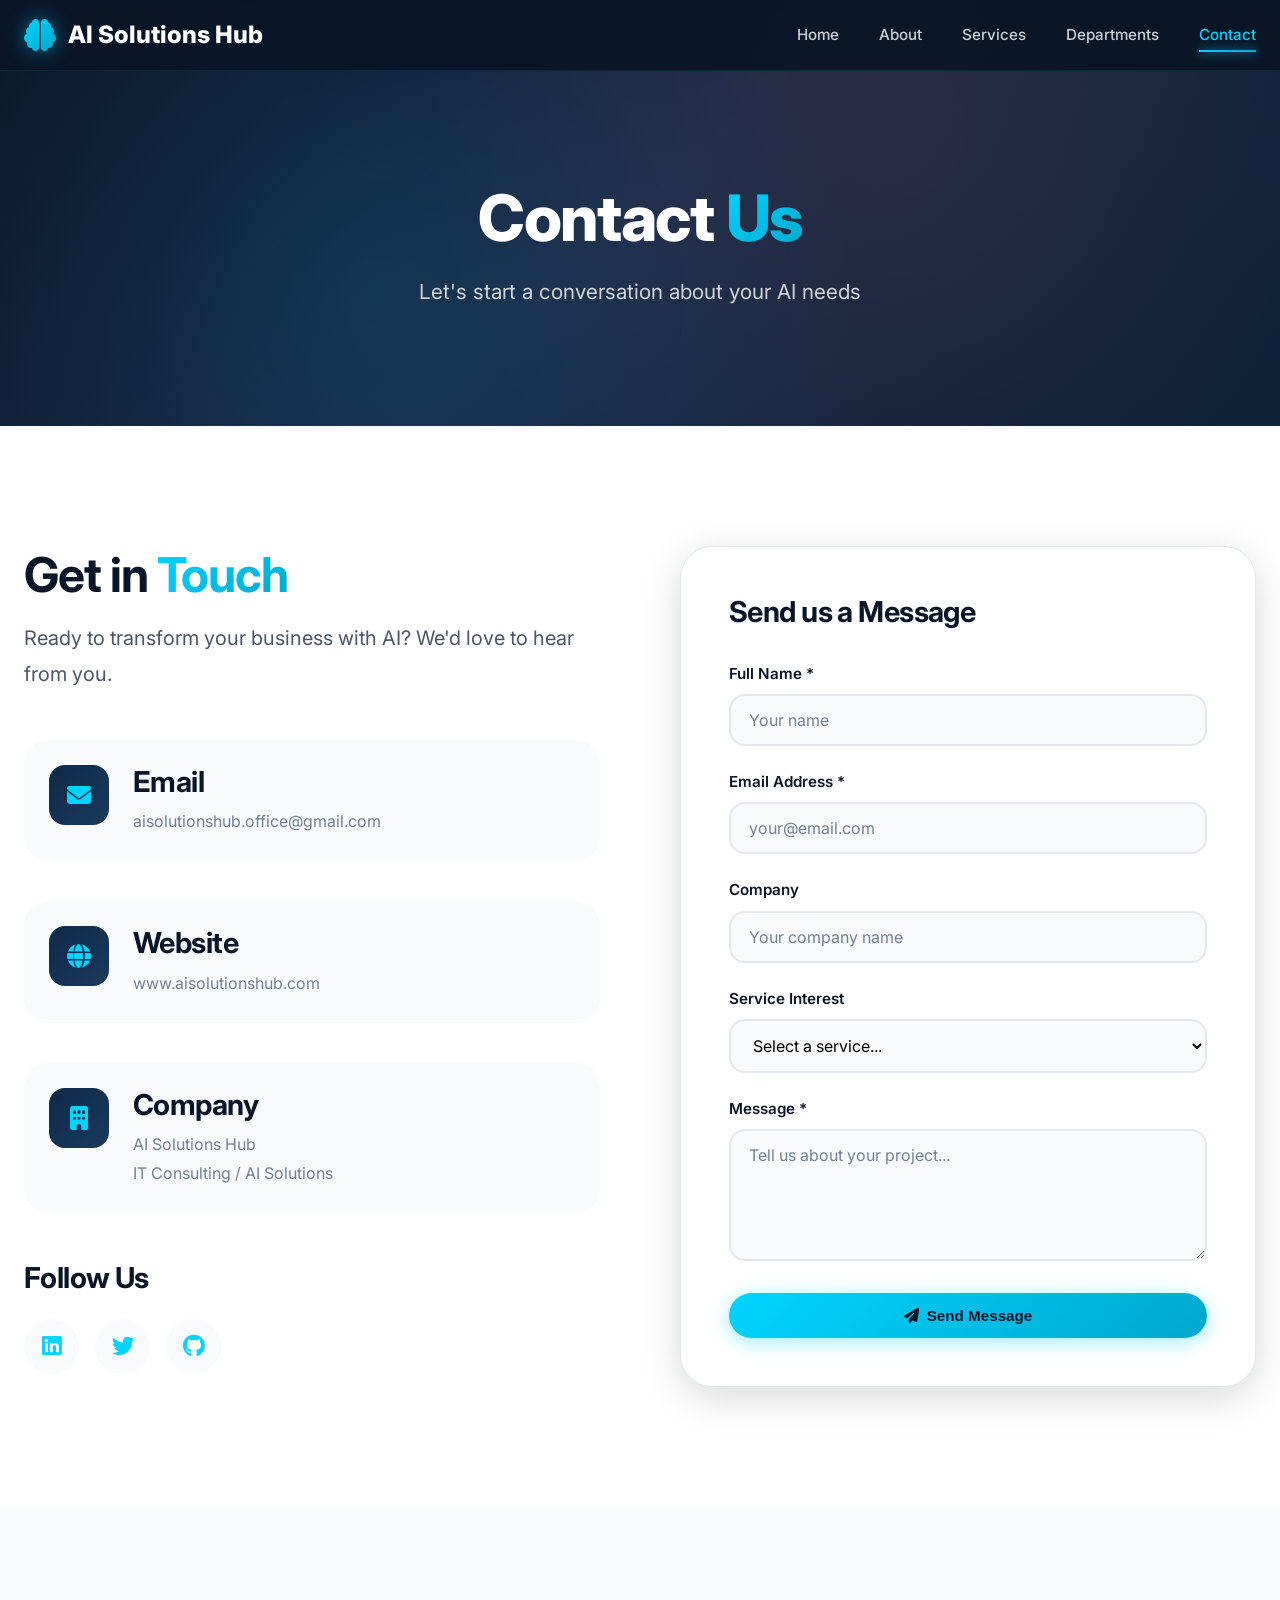
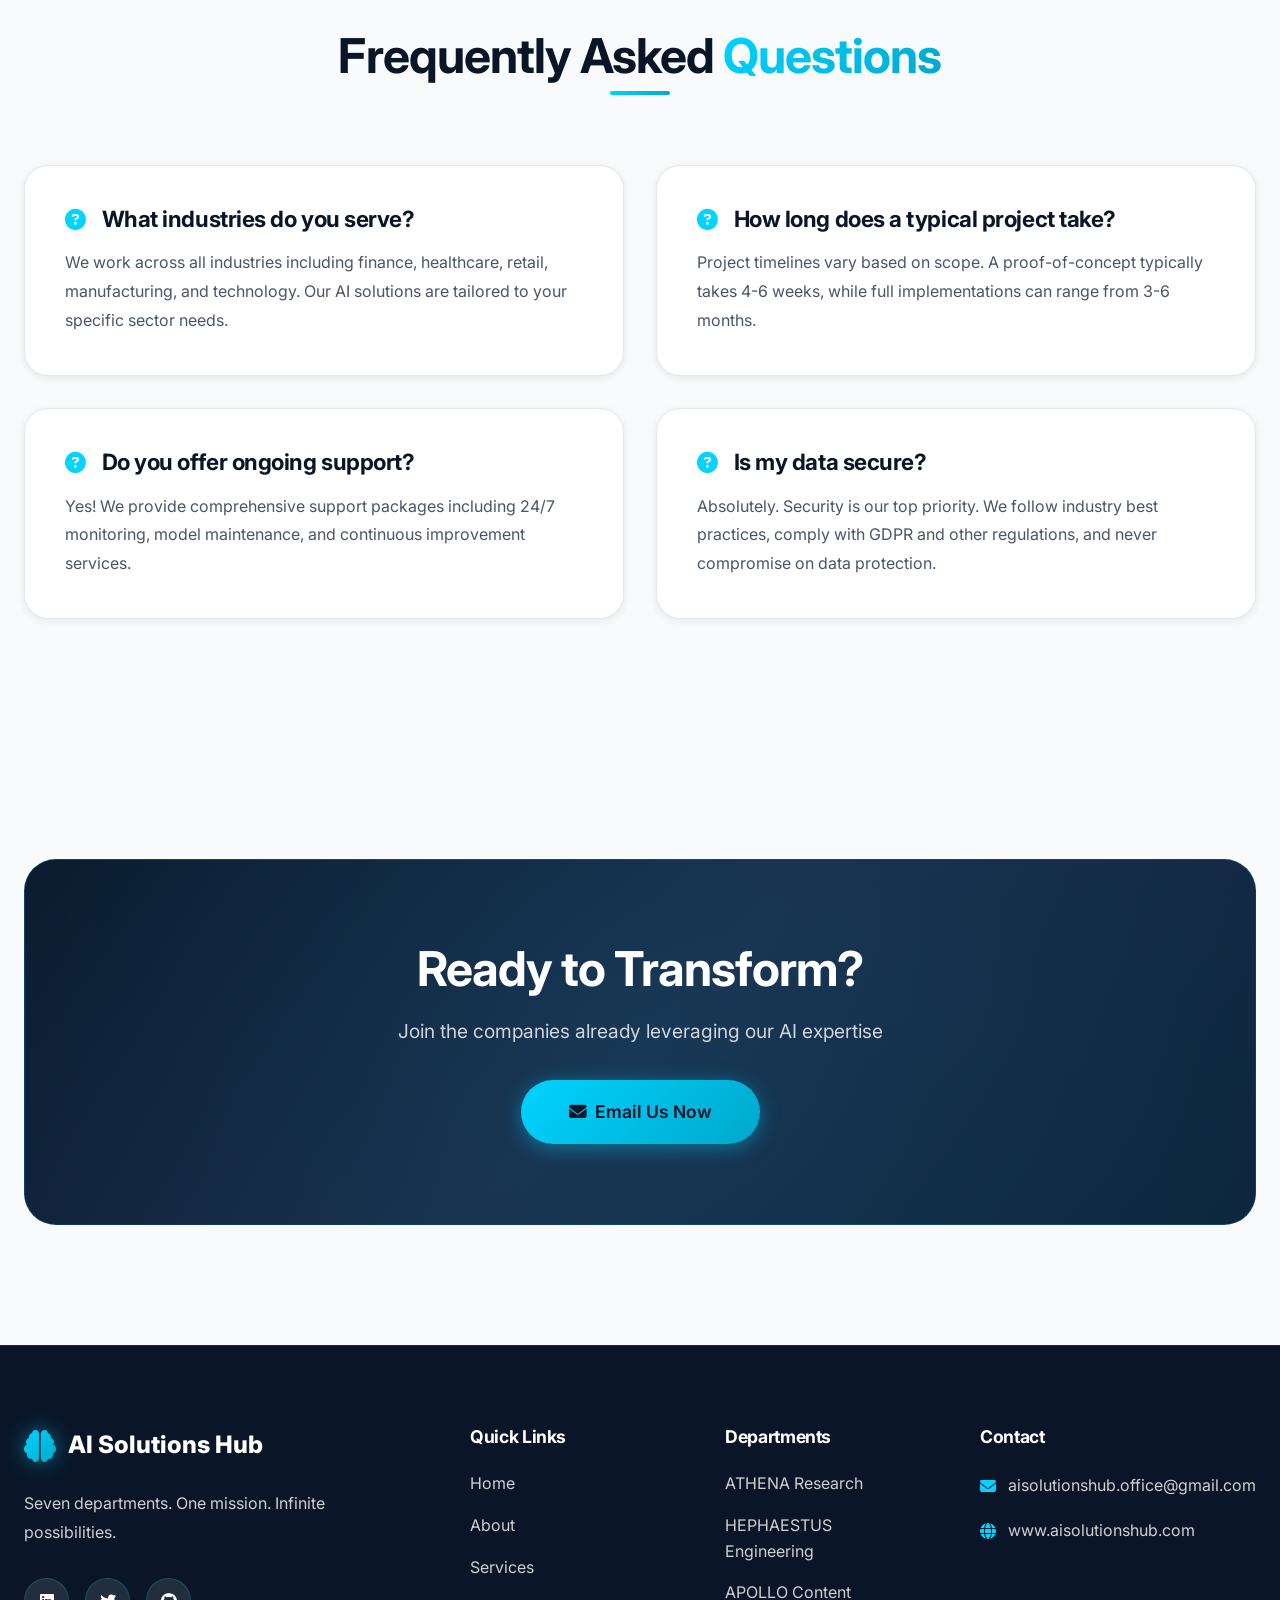
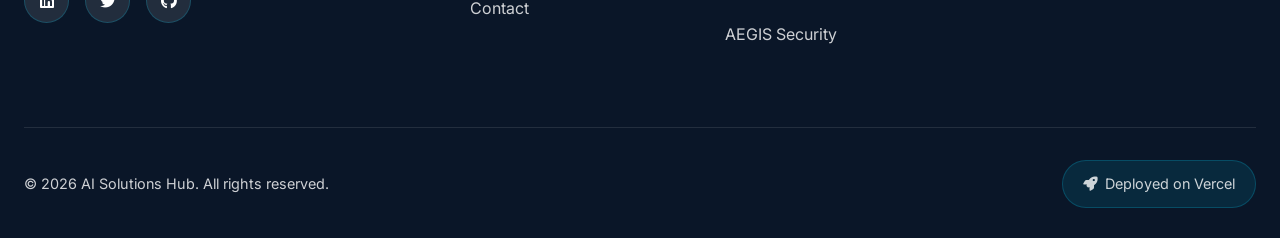
<file: contact.html>
<!DOCTYPE html>
<html lang="en">
<head>
 <meta charset="UTF-8">
 <meta name="viewport" content="width=device-width, initial-scale=1.0">
 <title>Contact Us | AI Solutions Hub</title>
 <meta name="description" content="Get in touch with AI Solutions Hub. Let's start a conversation about your AI needs.">
 <link rel="stylesheet" href="styles.css">
 <link rel="preconnect" href="https://fonts.googleapis.com">
 <link rel="preconnect" href="https://fonts.gstatic.com" crossorigin>
 <link href="https://fonts.googleapis.com/css2?family=Inter:wght@300;400;500;600;700;800&display=swap" rel="stylesheet">
 <link rel="stylesheet" href="https://cdnjs.cloudflare.com/ajax/libs/font-awesome/6.4.0/css/all.min.css">
</head>
<body>
 <!-- Navigation -->
 <nav class="navbar" id="navbar">
 <div class="container">
 <a href="index.html" class="logo">
 <i class="fas fa-brain"></i>
 <span>AI Solutions Hub</span>
 </a>
 <ul class="nav-links" id="navLinks">
 <li><a href="index.html">Home</a></li>
 <li><a href="about.html">About</a></li>
 <li><a href="services.html">Services</a></li>
 <li><a href="departments.html">Departments</a></li>
 <li><a href="contact.html" class="active">Contact</a></li>
 </ul>
 <div class="hamburger" id="hamburger">
 <span></span>
 <span></span>
 <span></span>
 </div>
 </div>
 </nav>

 <!-- Page Header -->
 <section class="page-header">
 <div class="container">
 <h1>Contact <span class="gradient-text">Us</span></h1>
 <p>Let's start a conversation about your AI needs</p>
 </div>
 </section>

 <!-- Contact Section -->
 <section class="contact-section">
 <div class="container">
 <div class="contact-grid">
 <div class="contact-info">
 <h2>Get in <span class="gradient-text">Touch</span></h2>
 <p class="lead">Ready to transform your business with AI? We'd love to hear from you.</p>
 
 <div class="contact-methods">
 <div class="contact-method">
 <div class="contact-icon">
 <i class="fas fa-envelope"></i>
 </div>
 <div class="contact-details">
 <h3>Email</h3>
 <p>aisolutionshub.office@gmail.com</p>
 </div>
 </div>
 
 <div class="contact-method">
 <div class="contact-icon">
 <i class="fas fa-globe"></i>
 </div>
 <div class="contact-details">
 <h3>Website</h3>
 <p>www.aisolutionshub.com</p>
 </div>
 </div>
 
 <div class="contact-method">
 <div class="contact-icon">
 <i class="fas fa-building"></i>
 </div>
 <div class="contact-details">
 <h3>Company</h3>
 <p>AI Solutions Hub<br>IT Consulting / AI Solutions</p>
 </div>
 </div>
 </div>

 <div class="social-section">
 <h3>Follow Us</h3>
 <div class="social-links-large">
 <a href="#" class="social-link" aria-label="LinkedIn"><i class="fab fa-linkedin"></i></a>
 <a href="#" class="social-link" aria-label="Twitter"><i class="fab fa-twitter"></i></a>
 <a href="#" class="social-link" aria-label="GitHub"><i class="fab fa-github"></i></a>
 </div>
 </div>
 </div>

 <div class="contact-form-wrapper">
 <div class="form-card">
 <h3>Send us a Message</h3>
 <!-- Formspree Contact Form -->
 <form class="contact-form" id="contactForm" action="https://formspree.io/f/mbdqyznj" method="POST">
 <!-- Hidden field to redirect after submission -->
 <input type="hidden" name="_next" value="https://ai-solutions-hub-enhanced.vercel.app/thanks.html">
 <!-- Hidden field for email subject -->
 <input type="hidden" name="_subject" value="New Contact Form Submission - AI Solutions Hub">
 
 <div class="form-group">
 <label for="name">Full Name *</label>
 <input type="text" id="name" name="name" required placeholder="Your name">
 </div>
 
 <div class="form-group">
 <label for="email">Email Address *</label>
 <input type="email" id="email" name="email" required placeholder="your@email.com">
 </div>
 
 <div class="form-group">
 <label for="company">Company</label>
 <input type="text" id="company" name="company" placeholder="Your company name">
 </div>
 
 <div class="form-group">
 <label for="service">Service Interest</label>
 <select id="service" name="service">
 <option value="">Select a service...</option>
 <option value="AI Strategy Consulting">AI Strategy Consulting</option>
 <option value="Machine Learning Solutions">Machine Learning Solutions</option>
 <option value="Process Automation">Process Automation</option>
 <option value="Cloud AI Integration">Cloud AI Integration</option>
 <option value="AI Security & Compliance">AI Security & Compliance</option>
 <option value="AI Training & Support">AI Training & Support</option>
 <option value="Other">Other</option>
 </select>
 </div>
 
 <div class="form-group">
 <label for="message">Message *</label>
 <textarea id="message" name="message" rows="5" required placeholder="Tell us about your project..."></textarea>
 </div>
 
 <button type="submit" class="btn btn-primary btn-full" id="submitBtn">
 <i class="fas fa-paper-plane"></i> Send Message
 </button>
 </form>
 
 <!-- Success Message (shown after submission) -->
 <div class="form-success" id="formSuccess" style="display: none;">
 <i class="fas fa-check-circle"></i>
 <h4>Message Sent!</h4>
 <p>Thank you for reaching out. We'll get back to you within 24 hours.</p>
 <a href="index.html" class="btn btn-outline" style="margin-top: 1.5rem;">Back to Home</a>
 </div>
 
 <!-- Error Message -->
 <div class="form-error" id="formError" style="display: none; text-align: center; padding: 2rem;">
 <i class="fas fa-exclamation-circle" style="font-size: 3rem; color: #ff6b6b; margin-bottom: 1rem;"></i>
 <h4>Oops! Something went wrong.</h4>
 <p>Please try again or email us directly at aisolutionshub.office@gmail.com</p>
 </div>
 </div>
 </div>
 </div>
 </div>
 </section>

 <!-- FAQ Section -->
 <section class="faq-section">
 <div class="container">
 <div class="section-header">
 <h2>Frequently Asked <span class="gradient-text">Questions</span></h2>
 </div>
 <div class="faq-grid">
 <div class="faq-item">
 <h4><i class="fas fa-question-circle"></i> What industries do you serve?</h4>
 <p>We work across all industries including finance, healthcare, retail, manufacturing, and technology. Our AI solutions are tailored to your specific sector needs.</p>
 </div>
 <div class="faq-item">
 <h4><i class="fas fa-question-circle"></i> How long does a typical project take?</h4>
 <p>Project timelines vary based on scope. A proof-of-concept typically takes 4-6 weeks, while full implementations can range from 3-6 months.</p>
 </div>
 <div class="faq-item">
 <h4><i class="fas fa-question-circle"></i> Do you offer ongoing support?</h4>
 <p>Yes! We provide comprehensive support packages including 24/7 monitoring, model maintenance, and continuous improvement services.</p>
 </div>
 <div class="faq-item">
 <h4><i class="fas fa-question-circle"></i> Is my data secure?</h4>
 <p>Absolutely. Security is our top priority. We follow industry best practices, comply with GDPR and other regulations, and never compromise on data protection.</p>
 </div>
 </div>
 </div>
 </section>

 <!-- CTA Section -->
 <section class="cta-section">
 <div class="container">
 <div class="cta-box">
 <h2>Ready to Transform?</h2>
 <p>Join the companies already leveraging our AI expertise</p>
 <a href="mailto:aisolutionshub.office@gmail.com" class="btn btn-primary btn-large">
 <i class="fas fa-envelope"></i> Email Us Now
 </a>
 </div>
 </div>
 </section>

 <!-- Footer -->
 <footer class="footer">
 <div class="container">
 <div class="footer-grid">
 <div class="footer-brand">
 <div class="logo">
 <i class="fas fa-brain"></i>
 <span>AI Solutions Hub</span>
 </div>
 <p>Seven departments. One mission. Infinite possibilities.</p>
 <div class="social-links">
 <a href="#" aria-label="LinkedIn"><i class="fab fa-linkedin"></i></a>
 <a href="#" aria-label="Twitter"><i class="fab fa-twitter"></i></a>
 <a href="#" aria-label="GitHub"><i class="fab fa-github"></i></a>
 </div>
 </div>
 <div class="footer-links">
 <h4>Quick Links</h4>
 <ul>
 <li><a href="index.html">Home</a></li>
 <li><a href="about.html">About</a></li>
 <li><a href="services.html">Services</a></li>
 <li><a href="contact.html">Contact</a></li>
 </ul>
 </div>
 <div class="footer-links">
 <h4>Departments</h4>
 <ul>
 <li><a href="departments.html#athena">ATHENA Research</a></li>
 <li><a href="departments.html#hephaestus">HEPHAESTUS Engineering</a></li>
 <li><a href="departments.html#apollo">APOLLO Content</a></li>
 <li><a href="departments.html#aegis">AEGIS Security</a></li>
 </ul>
 </div>
 <div class="footer-contact">
 <h4>Contact</h4>
 <p><i class="fas fa-envelope"></i> aisolutionshub.office@gmail.com</p>
 <p><i class="fas fa-globe"></i> www.aisolutionshub.com</p>
 </div>
 </div>
 <div class="footer-bottom">
 <p>&copy; 2026 AI Solutions Hub. All rights reserved.</p>
 <p class="deploy-badge"><i class="fas fa-rocket"></i> Deployed on Vercel</p>
 </div>
 </div>
 </footer>

 <script src="script.js"></script>
</body>
</html>
</file>
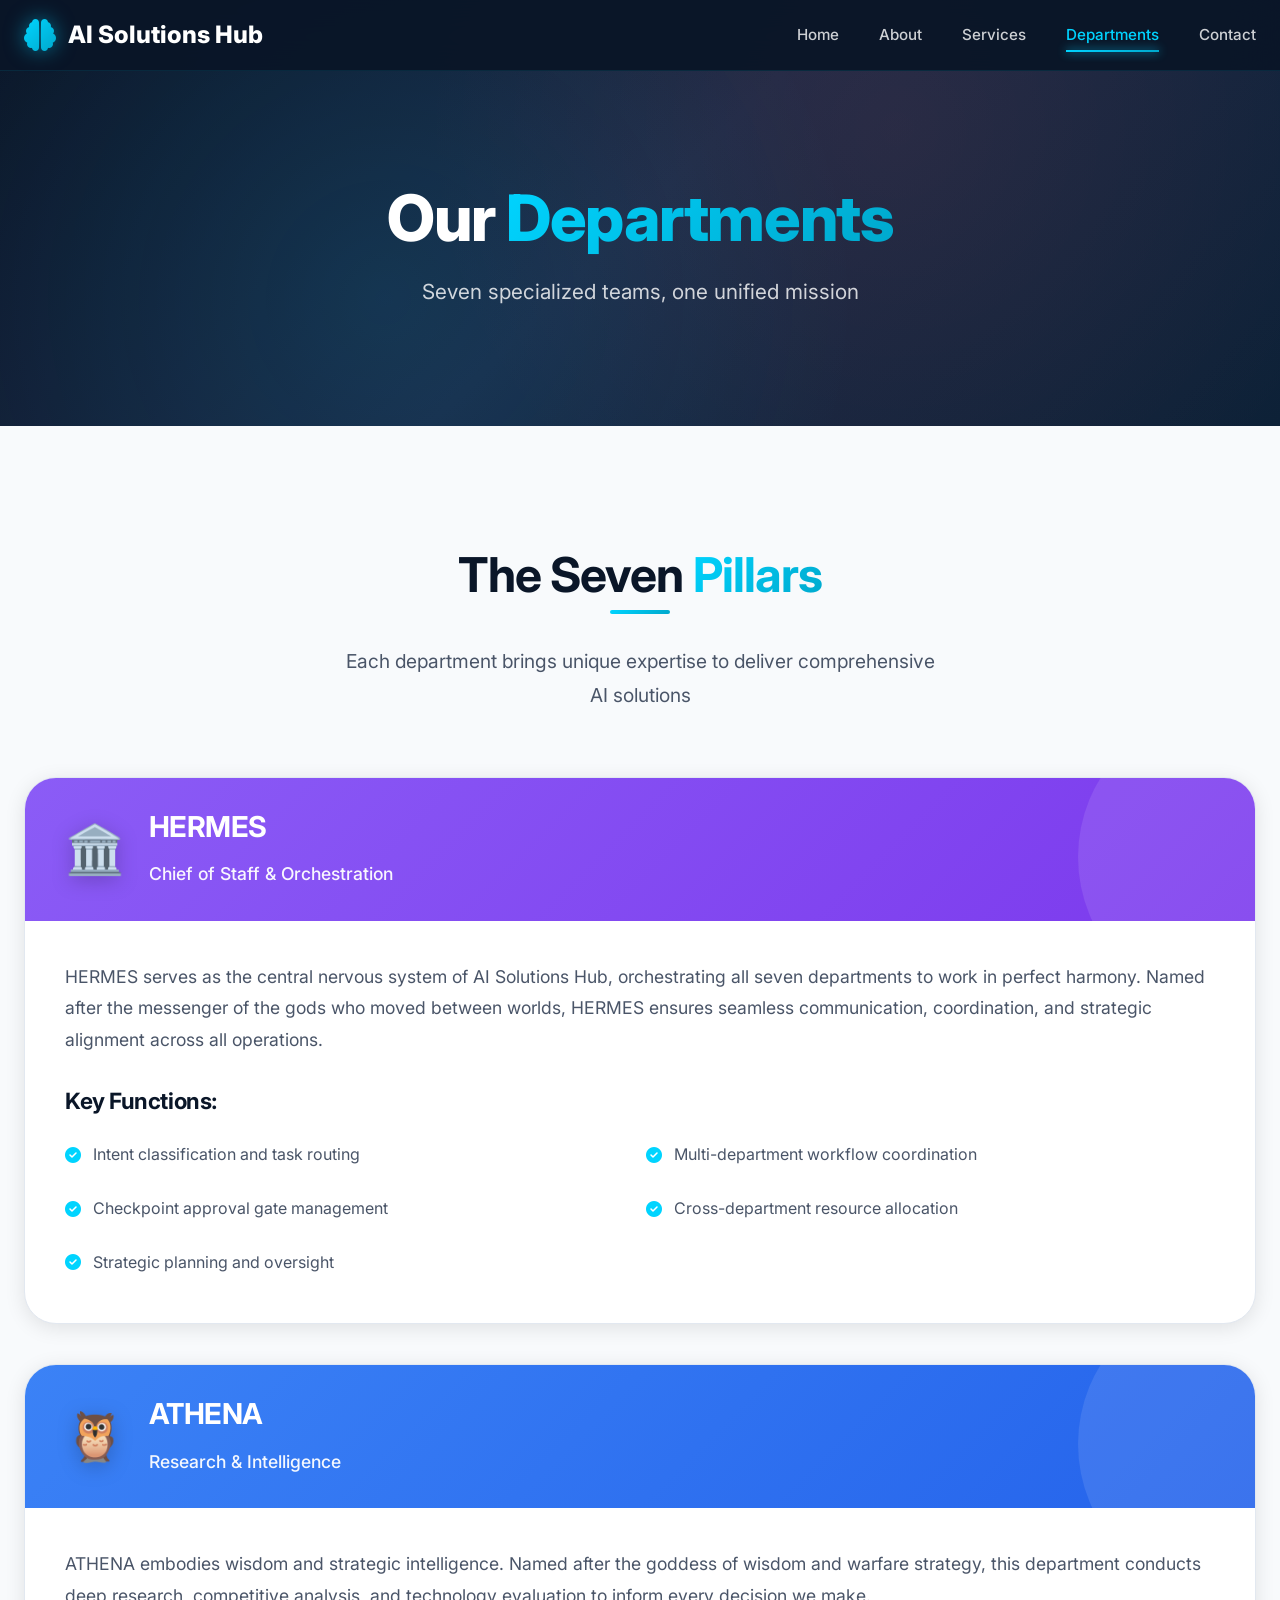
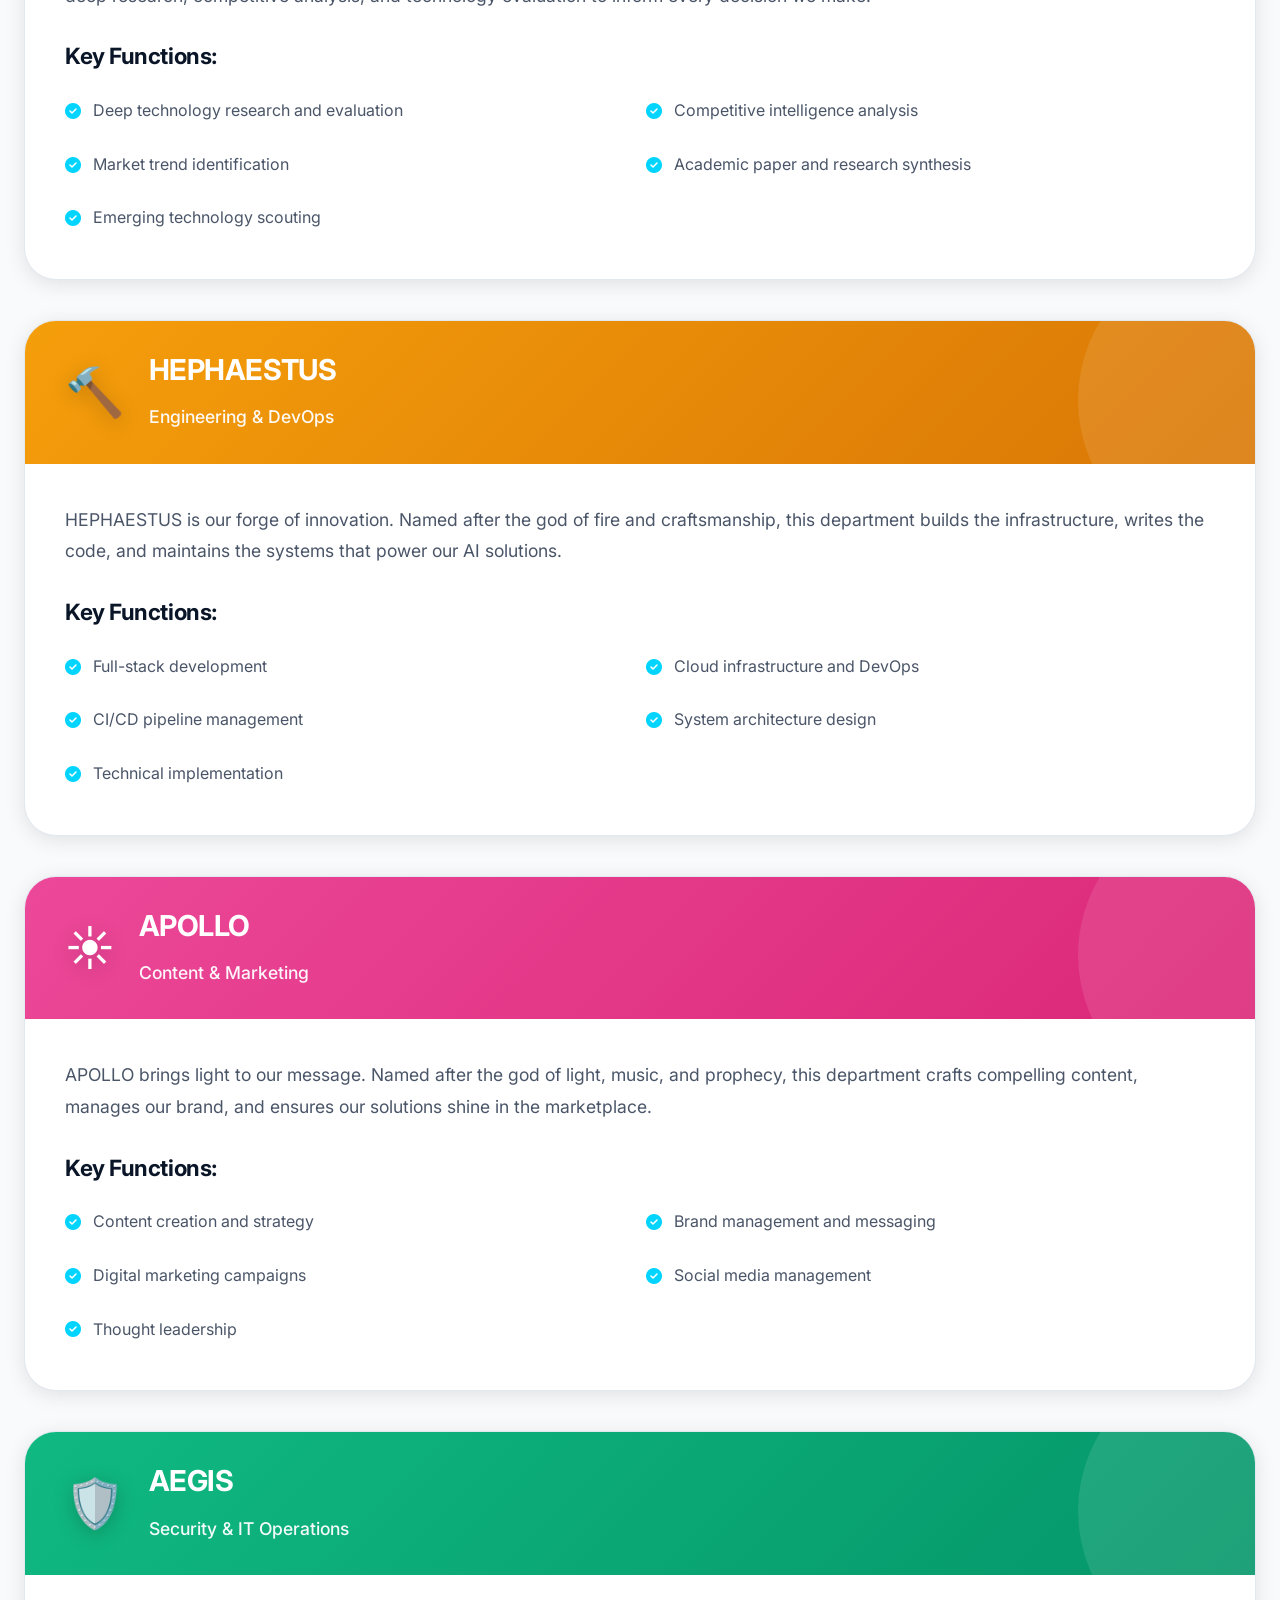
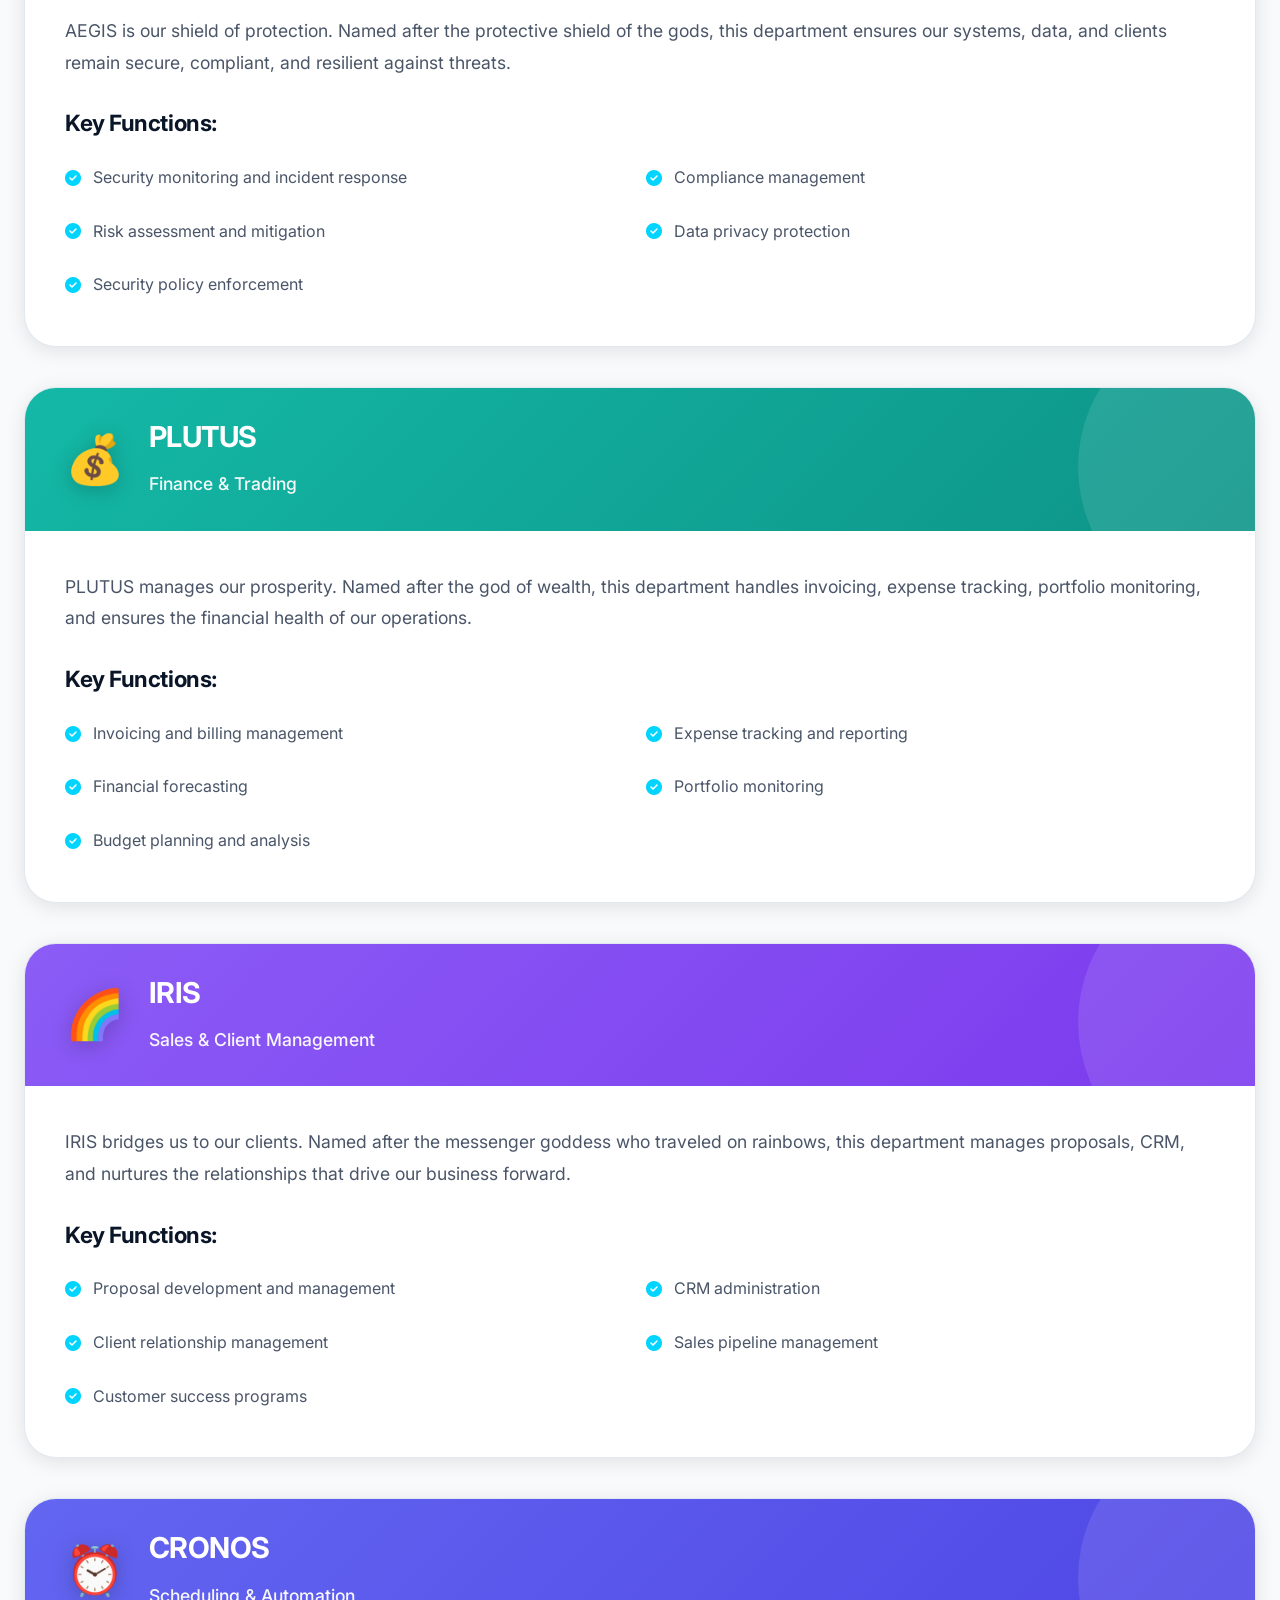
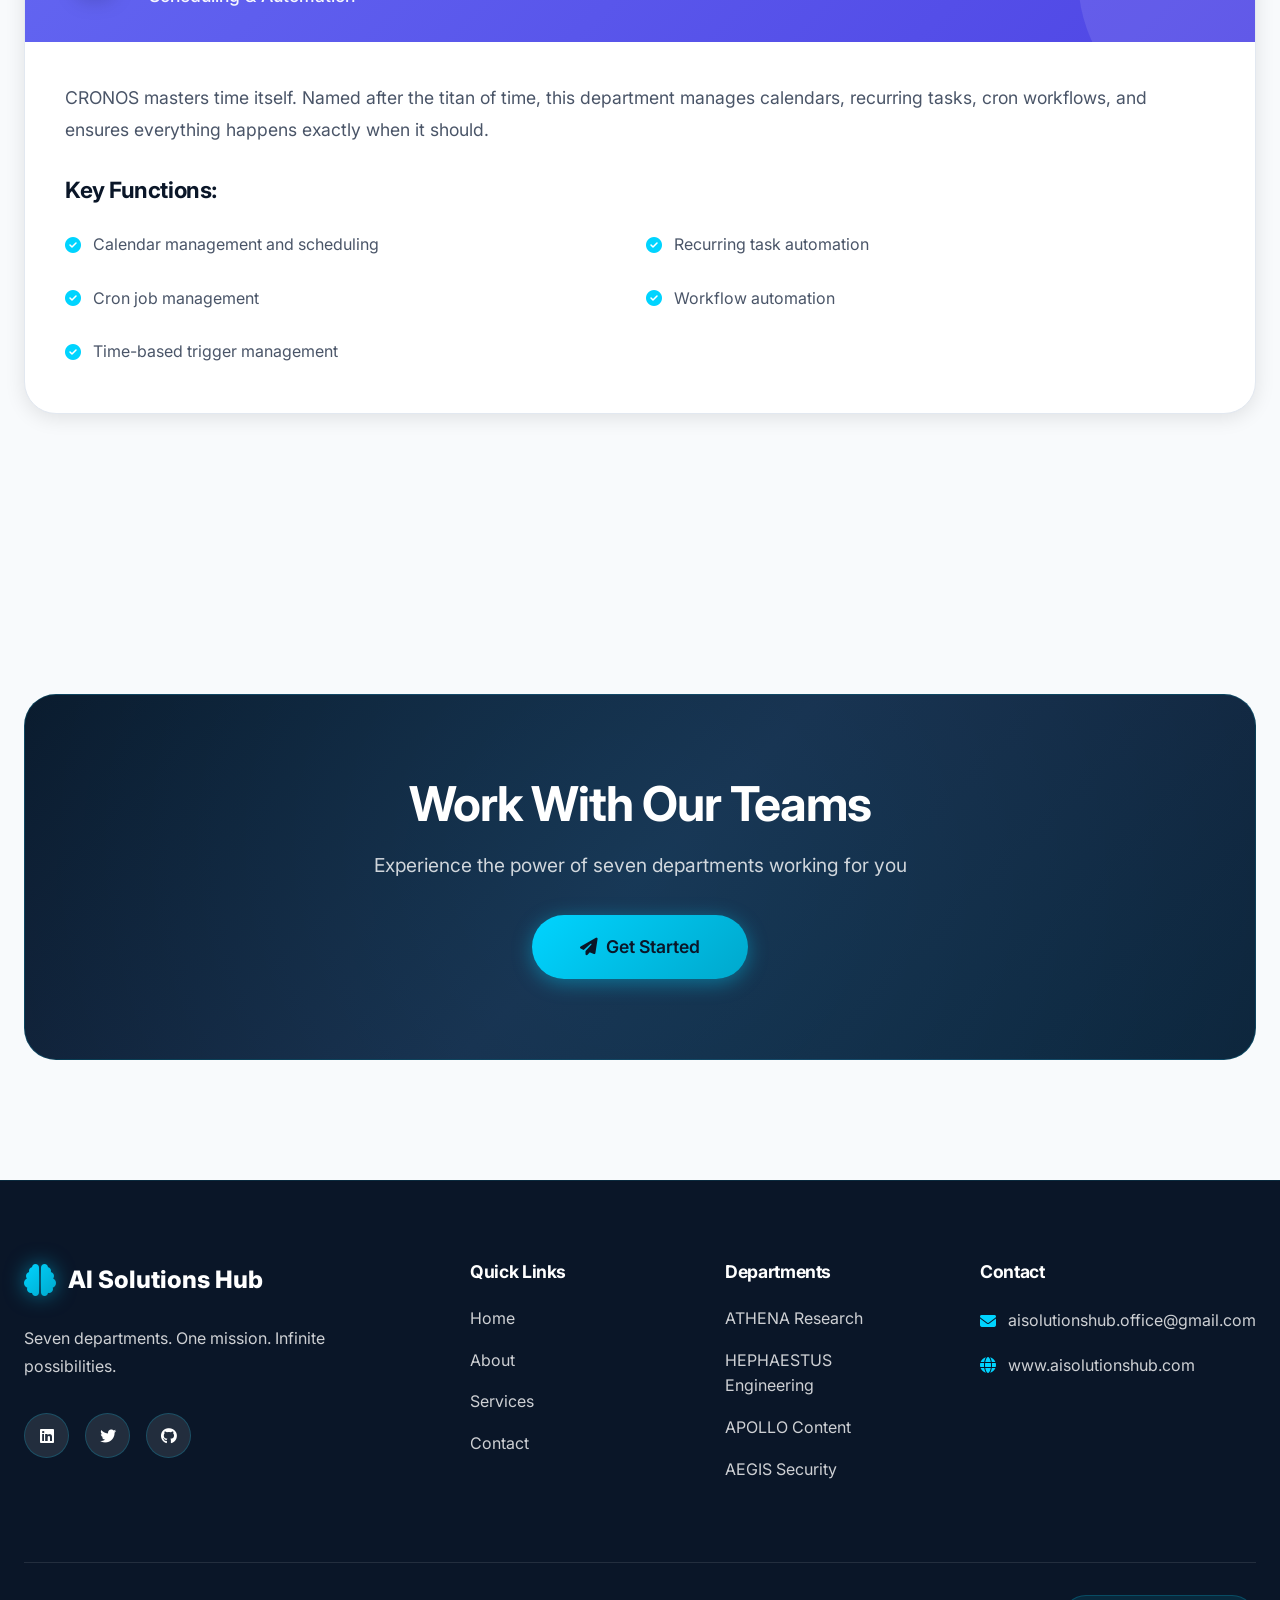
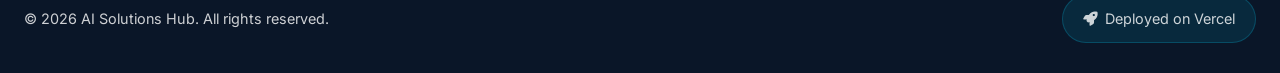
<file: departments.html>
<!DOCTYPE html>
<html lang="en">
<head>
 <meta charset="UTF-8">
 <meta name="viewport" content="width=device-width, initial-scale=1.0">
 <title>Our Departments | AI Solutions Hub</title>
 <meta name="description" content="Meet our seven specialized AI departments. Each team brings unique expertise to deliver comprehensive AI solutions.">
 <link rel="stylesheet" href="styles.css">
 <link rel="preconnect" href="https://fonts.googleapis.com">
 <link rel="preconnect" href="https://fonts.gstatic.com" crossorigin>
 <link href="https://fonts.googleapis.com/css2?family=Inter:wght@300;400;500;600;700;800&display=swap" rel="stylesheet">
 <link rel="stylesheet" href="https://cdnjs.cloudflare.com/ajax/libs/font-awesome/6.4.0/css/all.min.css">
</head>
<body>
 <!-- Navigation -->
 <nav class="navbar" id="navbar">
 <div class="container">
 <a href="index.html" class="logo">
 <i class="fas fa-brain"></i>
 <span>AI Solutions Hub</span>
 </a>
 <ul class="nav-links" id="navLinks">
 <li><a href="index.html">Home</a></li>
 <li><a href="about.html">About</a></li>
 <li><a href="services.html">Services</a></li>
 <li><a href="departments.html" class="active">Departments</a></li>
 <li><a href="contact.html">Contact</a></li>
 </ul>
 <div class="hamburger" id="hamburger">
 <span></span>
 <span></span>
 <span></span>
 </div>
 </div>
 </nav>

 <!-- Page Header -->
 <section class="page-header">
 <div class="container">
 <h1>Our <span class="gradient-text">Departments</span></h1>
 <p>Seven specialized teams, one unified mission</p>
 </div>
 </section>

 <!-- Departments Overview -->
 <section class="departments-overview">
 <div class="container">
 <div class="section-header">
 <h2>The Seven <span class="gradient-text">Pillars</span></h2>
 <p>Each department brings unique expertise to deliver comprehensive AI solutions</p>
 </div>
 
 <!-- HERMES -->
 <div class="dept-full-card" id="hermes">
 <div class="dept-card-header hermes-bg">
 <div class="dept-emoji">🏛️</div>
 <div>
 <h3>HERMES</h3>
 <span class="dept-subtitle">Chief of Staff & Orchestration</span>
 </div>
 </div>
 <div class="dept-card-body">
 <p class="dept-description">HERMES serves as the central nervous system of AI Solutions Hub, orchestrating all seven departments to work in perfect harmony. Named after the messenger of the gods who moved between worlds, HERMES ensures seamless communication, coordination, and strategic alignment across all operations.</p>
 <div class="dept-functions">
 <h4>Key Functions:</h4>
 <ul>
 <li><i class="fas fa-check-circle"></i> Intent classification and task routing</li>
 <li><i class="fas fa-check-circle"></i> Multi-department workflow coordination</li>
 <li><i class="fas fa-check-circle"></i> Checkpoint approval gate management</li>
 <li><i class="fas fa-check-circle"></i> Cross-department resource allocation</li>
 <li><i class="fas fa-check-circle"></i> Strategic planning and oversight</li>
 </ul>
 </div>
 </div>
 </div>

 <!-- ATHENA -->
 <div class="dept-full-card" id="athena">
 <div class="dept-card-header athena-bg">
 <div class="dept-emoji">🦉</div>
 <div>
 <h3>ATHENA</h3>
 <span class="dept-subtitle">Research & Intelligence</span>
 </div>
 </div>
 <div class="dept-card-body">
 <p class="dept-description">ATHENA embodies wisdom and strategic intelligence. Named after the goddess of wisdom and warfare strategy, this department conducts deep research, competitive analysis, and technology evaluation to inform every decision we make.</p>
 <div class="dept-functions">
 <h4>Key Functions:</h4>
 <ul>
 <li><i class="fas fa-check-circle"></i> Deep technology research and evaluation</li>
 <li><i class="fas fa-check-circle"></i> Competitive intelligence analysis</li>
 <li><i class="fas fa-check-circle"></i> Market trend identification</li>
 <li><i class="fas fa-check-circle"></i> Academic paper and research synthesis</li>
 <li><i class="fas fa-check-circle"></i> Emerging technology scouting</li>
 </ul>
 </div>
 </div>
 </div>

 <!-- HEPHAESTUS -->
 <div class="dept-full-card" id="hephaestus">
 <div class="dept-card-header hephaestus-bg">
 <div class="dept-emoji">🔨</div>
 <div>
 <h3>HEPHAESTUS</h3>
 <span class="dept-subtitle">Engineering & DevOps</span>
 </div>
 </div>
 <div class="dept-card-body">
 <p class="dept-description">HEPHAESTUS is our forge of innovation. Named after the god of fire and craftsmanship, this department builds the infrastructure, writes the code, and maintains the systems that power our AI solutions.</p>
 <div class="dept-functions">
 <h4>Key Functions:</h4>
 <ul>
 <li><i class="fas fa-check-circle"></i> Full-stack development</li>
 <li><i class="fas fa-check-circle"></i> Cloud infrastructure and DevOps</li>
 <li><i class="fas fa-check-circle"></i> CI/CD pipeline management</li>
 <li><i class="fas fa-check-circle"></i> System architecture design</li>
 <li><i class="fas fa-check-circle"></i> Technical implementation</li>
 </ul>
 </div>
 </div>
 </div>

 <!-- APOLLO -->
 <div class="dept-full-card" id="apollo">
 <div class="dept-card-header apollo-bg">
 <div class="dept-emoji">☀️</div>
 <div>
 <h3>APOLLO</h3>
 <span class="dept-subtitle">Content & Marketing</span>
 </div>
 </div>
 <div class="dept-card-body">
 <p class="dept-description">APOLLO brings light to our message. Named after the god of light, music, and prophecy, this department crafts compelling content, manages our brand, and ensures our solutions shine in the marketplace.</p>
 <div class="dept-functions">
 <h4>Key Functions:</h4>
 <ul>
 <li><i class="fas fa-check-circle"></i> Content creation and strategy</li>
 <li><i class="fas fa-check-circle"></i> Brand management and messaging</li>
 <li><i class="fas fa-check-circle"></i> Digital marketing campaigns</li>
 <li><i class="fas fa-check-circle"></i> Social media management</li>
 <li><i class="fas fa-check-circle"></i> Thought leadership</li>
 </ul>
 </div>
 </div>
 </div>

 <!-- AEGIS -->
 <div class="dept-full-card" id="aegis">
 <div class="dept-card-header aegis-bg">
 <div class="dept-emoji">🛡️</div>
 <div>
 <h3>AEGIS</h3>
 <span class="dept-subtitle">Security & IT Operations</span>
 </div>
 </div>
 <div class="dept-card-body">
 <p class="dept-description">AEGIS is our shield of protection. Named after the protective shield of the gods, this department ensures our systems, data, and clients remain secure, compliant, and resilient against threats.</p>
 <div class="dept-functions">
 <h4>Key Functions:</h4>
 <ul>
 <li><i class="fas fa-check-circle"></i> Security monitoring and incident response</li>
 <li><i class="fas fa-check-circle"></i> Compliance management</li>
 <li><i class="fas fa-check-circle"></i> Risk assessment and mitigation</li>
 <li><i class="fas fa-check-circle"></i> Data privacy protection</li>
 <li><i class="fas fa-check-circle"></i> Security policy enforcement</li>
 </ul>
 </div>
 </div>
 </div>

 <!-- PLUTUS -->
 <div class="dept-full-card" id="plutus">
 <div class="dept-card-header plutus-bg">
 <div class="dept-emoji">💰</div>
 <div>
 <h3>PLUTUS</h3>
 <span class="dept-subtitle">Finance & Trading</span>
 </div>
 </div>
 <div class="dept-card-body">
 <p class="dept-description">PLUTUS manages our prosperity. Named after the god of wealth, this department handles invoicing, expense tracking, portfolio monitoring, and ensures the financial health of our operations.</p>
 <div class="dept-functions">
 <h4>Key Functions:</h4>
 <ul>
 <li><i class="fas fa-check-circle"></i> Invoicing and billing management</li>
 <li><i class="fas fa-check-circle"></i> Expense tracking and reporting</li>
 <li><i class="fas fa-check-circle"></i> Financial forecasting</li>
 <li><i class="fas fa-check-circle"></i> Portfolio monitoring</li>
 <li><i class="fas fa-check-circle"></i> Budget planning and analysis</li>
 </ul>
 </div>
 </div>
 </div>

 <!-- IRIS -->
 <div class="dept-full-card" id="iris">
 <div class="dept-card-header iris-bg">
 <div class="dept-emoji">🌈</div>
 <div>
 <h3>IRIS</h3>
 <span class="dept-subtitle">Sales & Client Management</span>
 </div>
 </div>
 <div class="dept-card-body">
 <p class="dept-description">IRIS bridges us to our clients. Named after the messenger goddess who traveled on rainbows, this department manages proposals, CRM, and nurtures the relationships that drive our business forward.</p>
 <div class="dept-functions">
 <h4>Key Functions:</h4>
 <ul>
 <li><i class="fas fa-check-circle"></i> Proposal development and management</li>
 <li><i class="fas fa-check-circle"></i> CRM administration</li>
 <li><i class="fas fa-check-circle"></i> Client relationship management</li>
 <li><i class="fas fa-check-circle"></i> Sales pipeline management</li>
 <li><i class="fas fa-check-circle"></i> Customer success programs</li>
 </ul>
 </div>
 </div>
 </div>

 <!-- CRONOS -->
 <div class="dept-full-card" id="cronos">
 <div class="dept-card-header cronos-bg">
 <div class="dept-emoji">⏰</div>
 <div>
 <h3>CRONOS</h3>
 <span class="dept-subtitle">Scheduling & Automation</span>
 </div>
 </div>
 <div class="dept-card-body">
 <p class="dept-description">CRONOS masters time itself. Named after the titan of time, this department manages calendars, recurring tasks, cron workflows, and ensures everything happens exactly when it should.</p>
 <div class="dept-functions">
 <h4>Key Functions:</h4>
 <ul>
 <li><i class="fas fa-check-circle"></i> Calendar management and scheduling</li>
 <li><i class="fas fa-check-circle"></i> Recurring task automation</li>
 <li><i class="fas fa-check-circle"></i> Cron job management</li>
 <li><i class="fas fa-check-circle"></i> Workflow automation</li>
 <li><i class="fas fa-check-circle"></i> Time-based trigger management</li>
 </ul>
 </div>
 </div>
 </div>
 </div>
 </section>

 <!-- CTA Section -->
 <section class="cta-section">
 <div class="container">
 <div class="cta-box">
 <h2>Work With Our Teams</h2>
 <p>Experience the power of seven departments working for you</p>
 <a href="contact.html" class="btn btn-primary btn-large">
 <i class="fas fa-paper-plane"></i> Get Started
 </a>
 </div>
 </div>
 </section>

 <!-- Footer -->
 <footer class="footer">
 <div class="container">
 <div class="footer-grid">
 <div class="footer-brand">
 <div class="logo">
 <i class="fas fa-brain"></i>
 <span>AI Solutions Hub</span>
 </div>
 <p>Seven departments. One mission. Infinite possibilities.</p>
 <div class="social-links">
 <a href="#" aria-label="LinkedIn"><i class="fab fa-linkedin"></i></a>
 <a href="#" aria-label="Twitter"><i class="fab fa-twitter"></i></a>
 <a href="#" aria-label="GitHub"><i class="fab fa-github"></i></a>
 </div>
 </div>
 <div class="footer-links">
 <h4>Quick Links</h4>
 <ul>
 <li><a href="index.html">Home</a></li>
 <li><a href="about.html">About</a></li>
 <li><a href="services.html">Services</a></li>
 <li><a href="contact.html">Contact</a></li>
 </ul>
 </div>
 <div class="footer-links">
 <h4>Departments</h4>
 <ul>
 <li><a href="departments.html#athena">ATHENA Research</a></li>
 <li><a href="departments.html#hephaestus">HEPHAESTUS Engineering</a></li>
 <li><a href="departments.html#apollo">APOLLO Content</a></li>
 <li><a href="departments.html#aegis">AEGIS Security</a></li>
 </ul>
 </div>
 <div class="footer-contact">
 <h4>Contact</h4>
 <p><i class="fas fa-envelope"></i> aisolutionshub.office@gmail.com</p>
 <p><i class="fas fa-globe"></i> www.aisolutionshub.com</p>
 </div>
 </div>
 <div class="footer-bottom">
 <p>&copy; 2026 AI Solutions Hub. All rights reserved.</p>
 <p class="deploy-badge"><i class="fas fa-rocket"></i> Deployed on Vercel</p>
 </div>
 </div>
 </footer>

 <script src="script.js"></script>
</body>
</html>
</file>
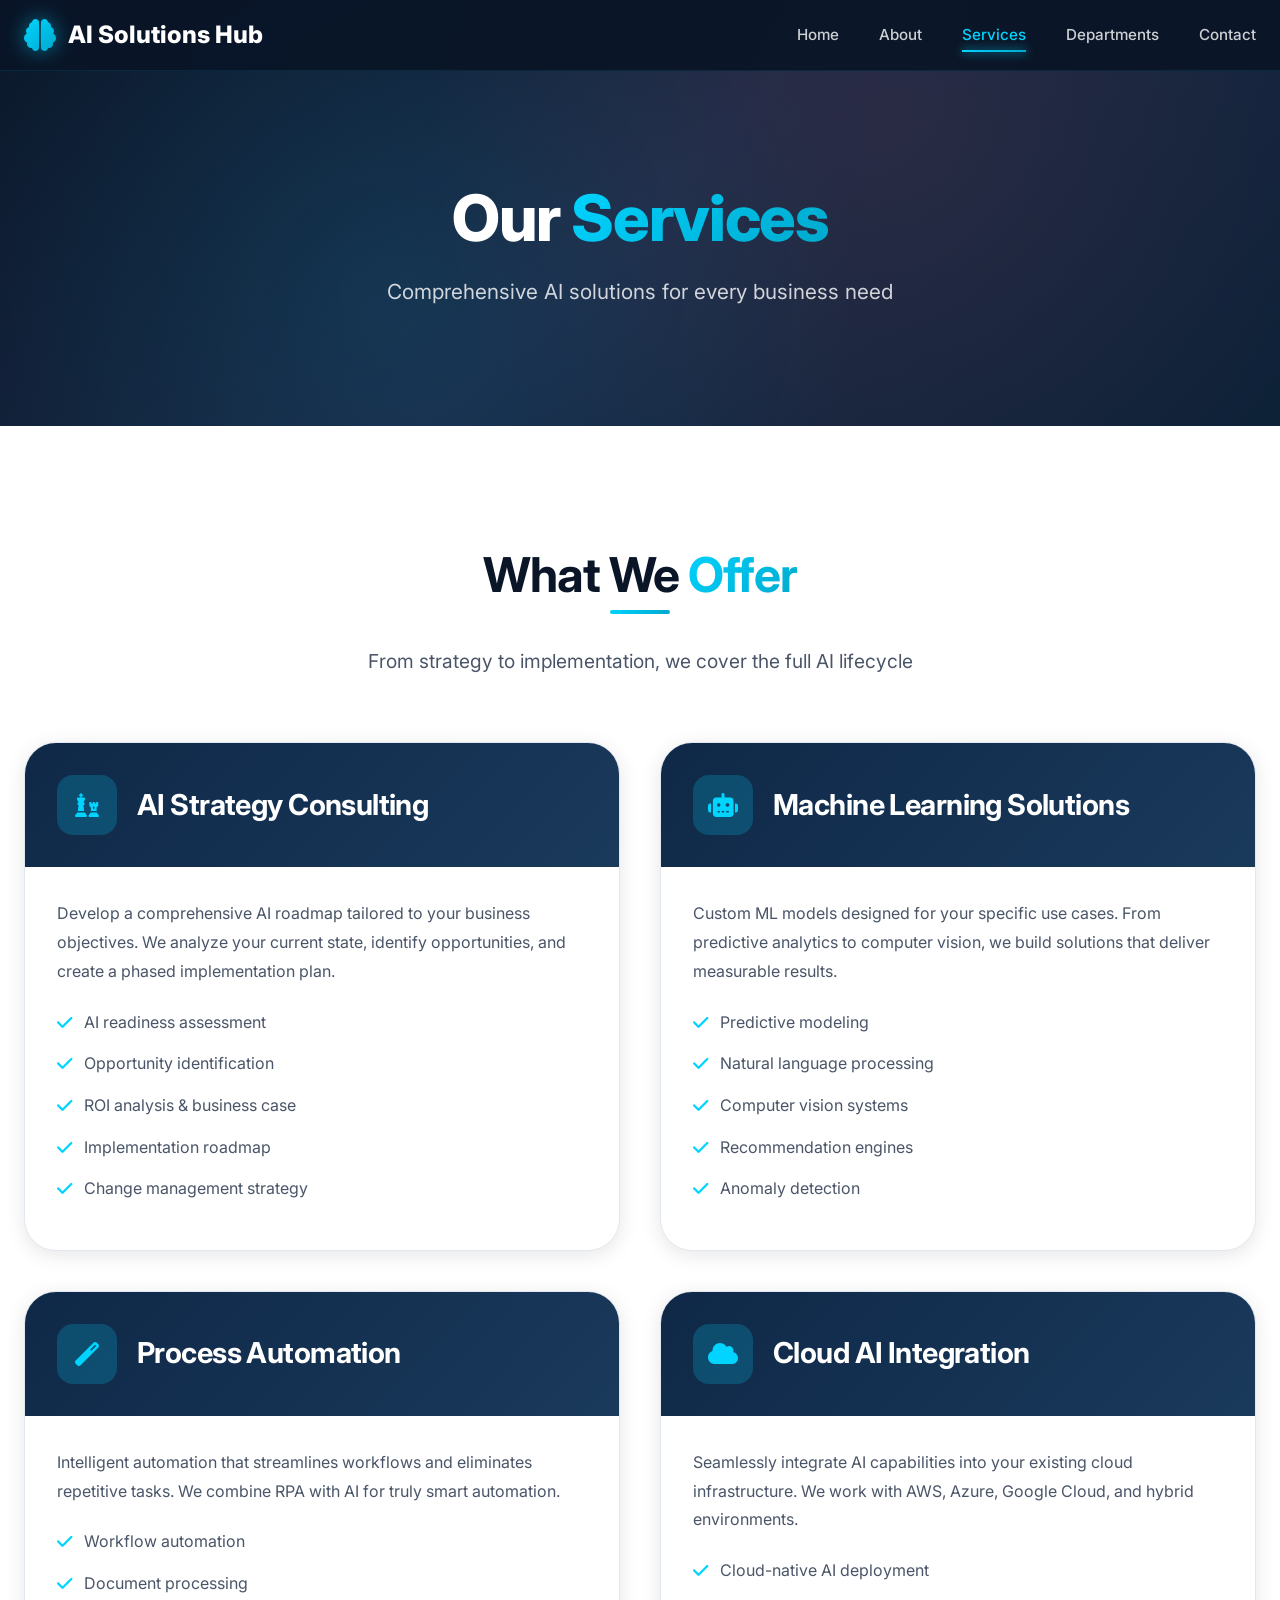
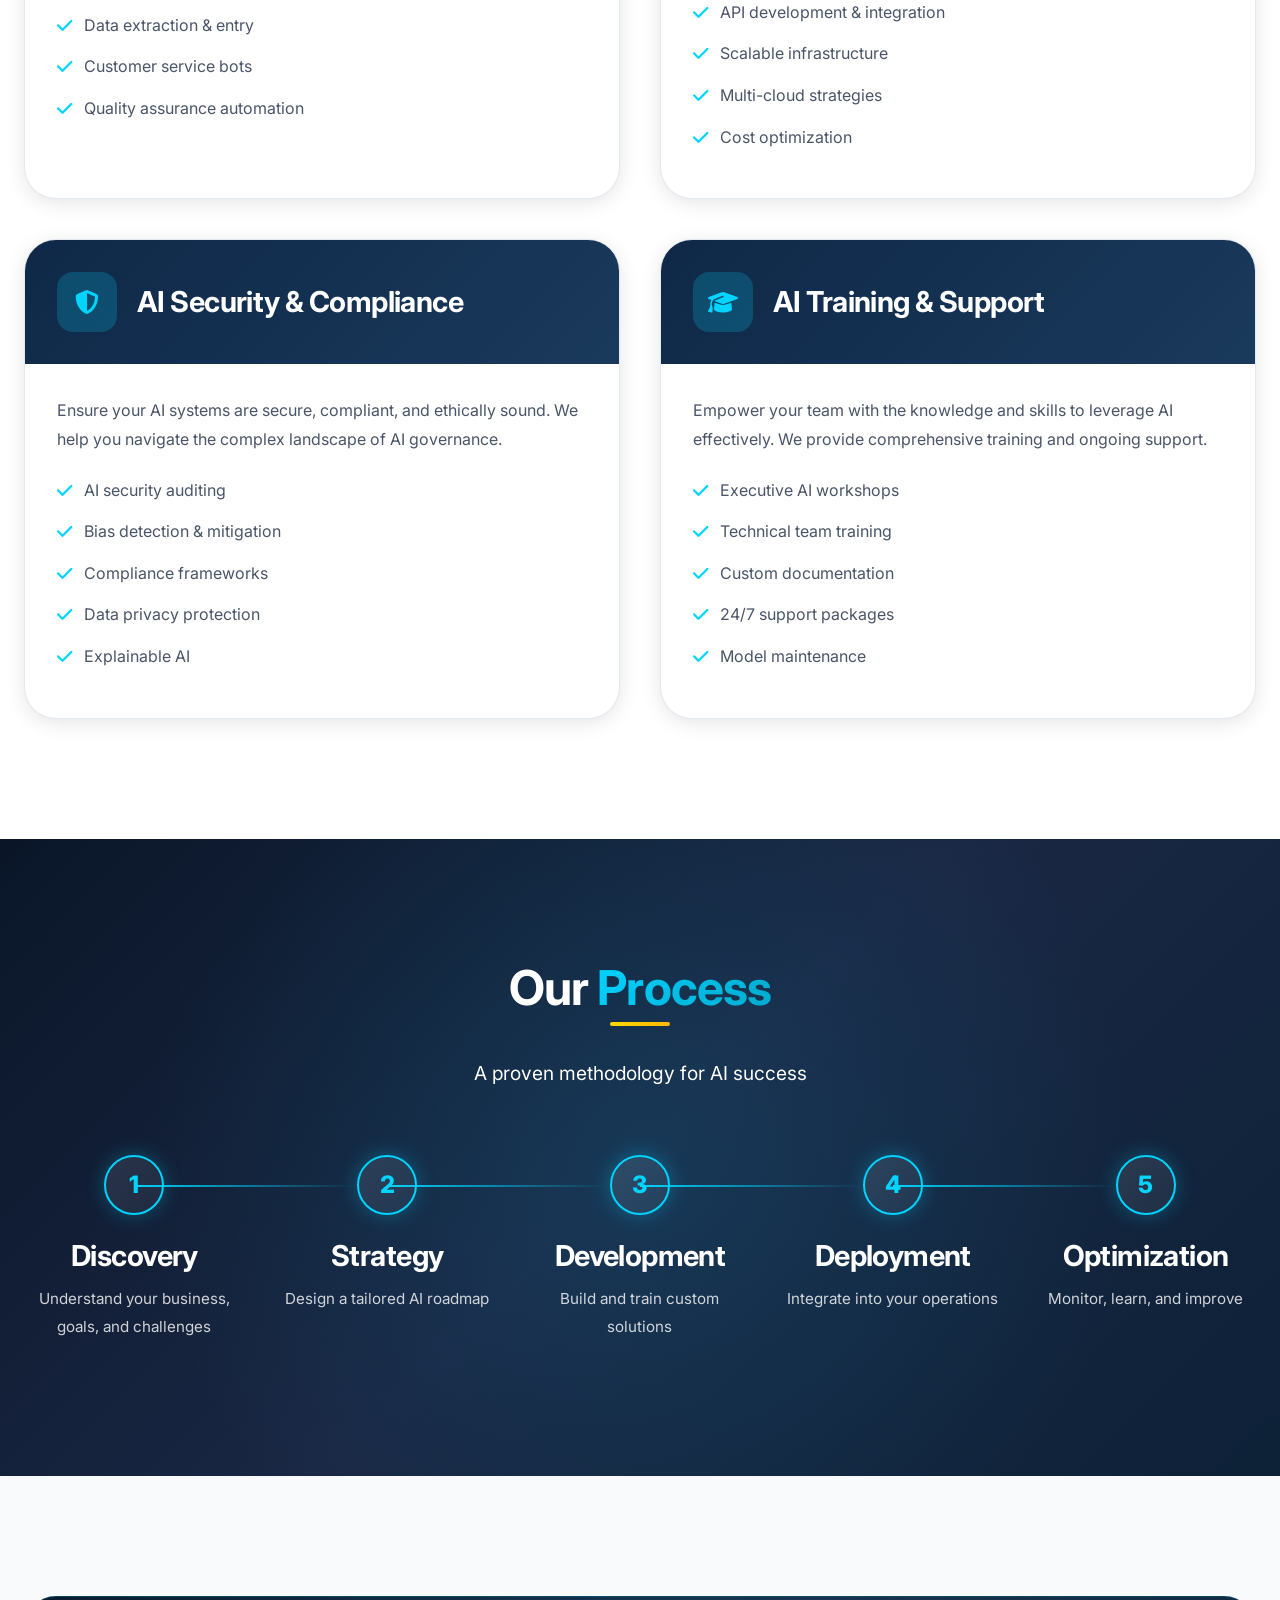
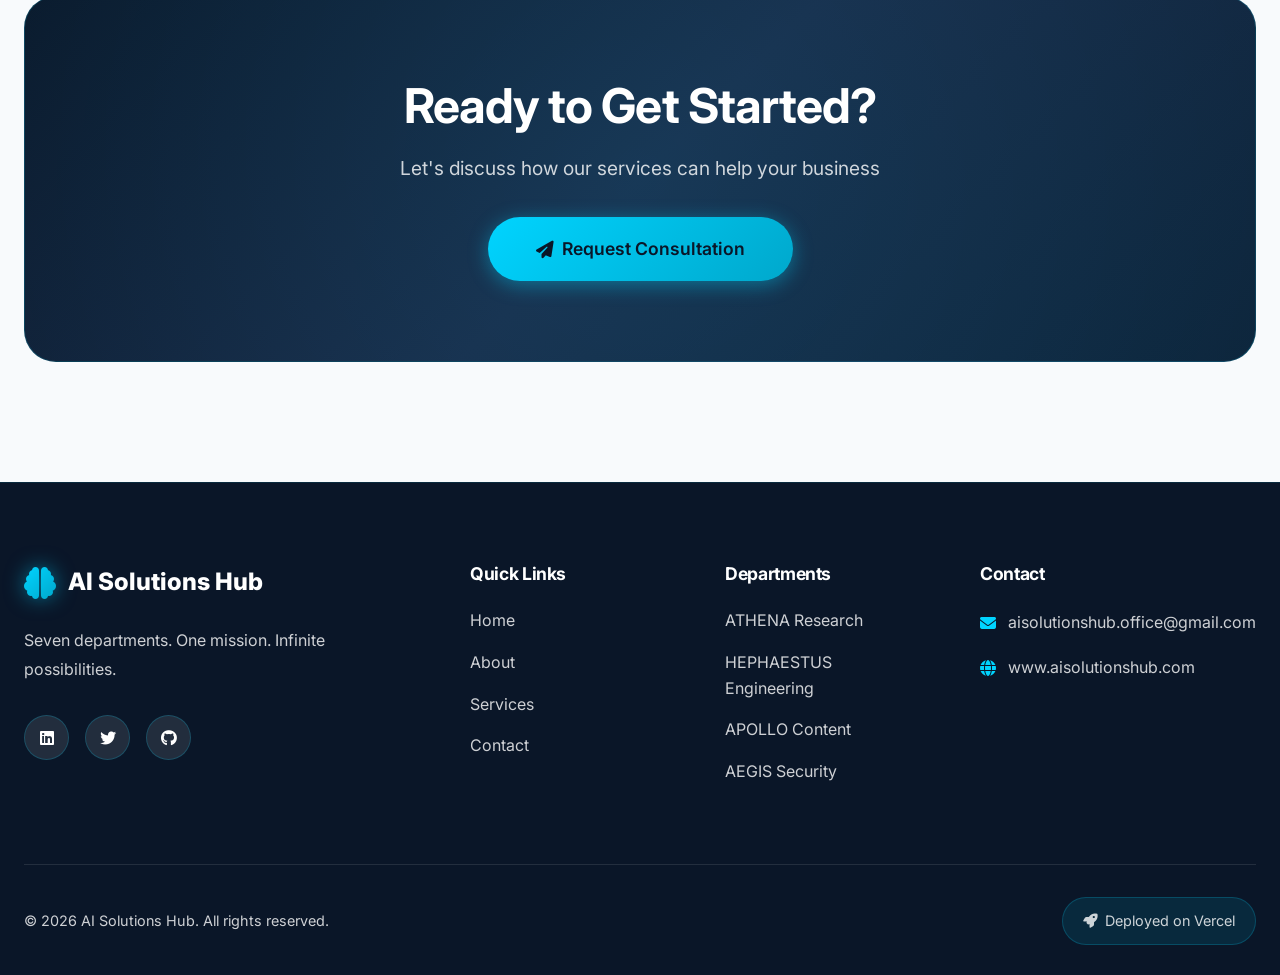
<file: services.html>
<!DOCTYPE html>
<html lang="en">
<head>
 <meta charset="UTF-8">
 <meta name="viewport" content="width=device-width, initial-scale=1.0">
 <title>Our Services | AI Solutions Hub</title>
 <meta name="description" content="Comprehensive AI solutions for every business need. From strategy to implementation, we cover the full AI lifecycle.">
 <link rel="stylesheet" href="styles.css">
 <link rel="preconnect" href="https://fonts.googleapis.com">
 <link rel="preconnect" href="https://fonts.gstatic.com" crossorigin>
 <link href="https://fonts.googleapis.com/css2?family=Inter:wght@300;400;500;600;700;800&display=swap" rel="stylesheet">
 <link rel="stylesheet" href="https://cdnjs.cloudflare.com/ajax/libs/font-awesome/6.4.0/css/all.min.css">
</head>
<body>
 <!-- Navigation -->
 <nav class="navbar" id="navbar">
 <div class="container">
 <a href="index.html" class="logo">
 <i class="fas fa-brain"></i>
 <span>AI Solutions Hub</span>
 </a>
 <ul class="nav-links" id="navLinks">
 <li><a href="index.html">Home</a></li>
 <li><a href="about.html">About</a></li>
 <li><a href="services.html" class="active">Services</a></li>
 <li><a href="departments.html">Departments</a></li>
 <li><a href="contact.html">Contact</a></li>
 </ul>
 <div class="hamburger" id="hamburger">
 <span></span>
 <span></span>
 <span></span>
 </div>
 </div>
 </nav>

 <!-- Page Header -->
 <section class="page-header">
 <div class="container">
 <h1>Our <span class="gradient-text">Services</span></h1>
 <p>Comprehensive AI solutions for every business need</p>
 </div>
 </section>

 <!-- Services Overview -->
 <section class="services-overview">
 <div class="container">
 <div class="section-header">
 <h2>What We <span class="gradient-text">Offer</span></h2>
 <p>From strategy to implementation, we cover the full AI lifecycle</p>
 </div>
 <div class="services-detailed">
 <div class="service-detailed-card">
 <div class="service-header">
 <div class="service-icon-large">
 <i class="fas fa-chess"></i>
 </div>
 <h3>AI Strategy Consulting</h3>
 </div>
 <div class="service-body">
 <p>Develop a comprehensive AI roadmap tailored to your business objectives. We analyze your current state, identify opportunities, and create a phased implementation plan.</p>
 <ul class="service-features">
 <li><i class="fas fa-check"></i> AI readiness assessment</li>
 <li><i class="fas fa-check"></i> Opportunity identification</li>
 <li><i class="fas fa-check"></i> ROI analysis & business case</li>
 <li><i class="fas fa-check"></i> Implementation roadmap</li>
 <li><i class="fas fa-check"></i> Change management strategy</li>
 </ul>
 </div>
 </div>

 <div class="service-detailed-card">
 <div class="service-header">
 <div class="service-icon-large">
 <i class="fas fa-robot"></i>
 </div>
 <h3>Machine Learning Solutions</h3>
 </div>
 <div class="service-body">
 <p>Custom ML models designed for your specific use cases. From predictive analytics to computer vision, we build solutions that deliver measurable results.</p>
 <ul class="service-features">
 <li><i class="fas fa-check"></i> Predictive modeling</li>
 <li><i class="fas fa-check"></i> Natural language processing</li>
 <li><i class="fas fa-check"></i> Computer vision systems</li>
 <li><i class="fas fa-check"></i> Recommendation engines</li>
 <li><i class="fas fa-check"></i> Anomaly detection</li>
 </ul>
 </div>
 </div>

 <div class="service-detailed-card">
 <div class="service-header">
 <div class="service-icon-large">
 <i class="fas fa-magic"></i>
 </div>
 <h3>Process Automation</h3>
 </div>
 <div class="service-body">
 <p>Intelligent automation that streamlines workflows and eliminates repetitive tasks. We combine RPA with AI for truly smart automation.</p>
 <ul class="service-features">
 <li><i class="fas fa-check"></i> Workflow automation</li>
 <li><i class="fas fa-check"></i> Document processing</li>
 <li><i class="fas fa-check"></i> Data extraction & entry</li>
 <li><i class="fas fa-check"></i> Customer service bots</li>
 <li><i class="fas fa-check"></i> Quality assurance automation</li>
 </ul>
 </div>
 </div>

 <div class="service-detailed-card">
 <div class="service-header">
 <div class="service-icon-large">
 <i class="fas fa-cloud"></i>
 </div>
 <h3>Cloud AI Integration</h3>
 </div>
 <div class="service-body">
 <p>Seamlessly integrate AI capabilities into your existing cloud infrastructure. We work with AWS, Azure, Google Cloud, and hybrid environments.</p>
 <ul class="service-features">
 <li><i class="fas fa-check"></i> Cloud-native AI deployment</li>
 <li><i class="fas fa-check"></i> API development & integration</li>
 <li><i class="fas fa-check"></i> Scalable infrastructure</li>
 <li><i class="fas fa-check"></i> Multi-cloud strategies</li>
 <li><i class="fas fa-check"></i> Cost optimization</li>
 </ul>
 </div>
 </div>

 <div class="service-detailed-card">
 <div class="service-header">
 <div class="service-icon-large">
 <i class="fas fa-shield-alt"></i>
 </div>
 <h3>AI Security & Compliance</h3>
 </div>
 <div class="service-body">
 <p>Ensure your AI systems are secure, compliant, and ethically sound. We help you navigate the complex landscape of AI governance.</p>
 <ul class="service-features">
 <li><i class="fas fa-check"></i> AI security auditing</li>
 <li><i class="fas fa-check"></i> Bias detection & mitigation</li>
 <li><i class="fas fa-check"></i> Compliance frameworks</li>
 <li><i class="fas fa-check"></i> Data privacy protection</li>
 <li><i class="fas fa-check"></i> Explainable AI</li>
 </ul>
 </div>
 </div>

 <div class="service-detailed-card">
 <div class="service-header">
 <div class="service-icon-large">
 <i class="fas fa-graduation-cap"></i>
 </div>
 <h3>AI Training & Support</h3>
 </div>
 <div class="service-body">
 <p>Empower your team with the knowledge and skills to leverage AI effectively. We provide comprehensive training and ongoing support.</p>
 <ul class="service-features">
 <li><i class="fas fa-check"></i> Executive AI workshops</li>
 <li><i class="fas fa-check"></i> Technical team training</li>
 <li><i class="fas fa-check"></i> Custom documentation</li>
 <li><i class="fas fa-check"></i> 24/7 support packages</li>
 <li><i class="fas fa-check"></i> Model maintenance</li>
 </ul>
 </div>
 </div>
 </div>
 </div>
 </section>

 <!-- Process Section -->
 <section class="process-section">
 <div class="container">
 <div class="section-header light">
 <h2>Our <span class="gradient-text">Process</span></h2>
 <p>A proven methodology for AI success</p>
 </div>
 <div class="process-steps">
 <div class="process-step">
 <div class="step-number">1</div>
 <h3>Discovery</h3>
 <p>Understand your business, goals, and challenges</p>
 </div>
 <div class="process-step">
 <div class="step-number">2</div>
 <h3>Strategy</h3>
 <p>Design a tailored AI roadmap</p>
 </div>
 <div class="process-step">
 <div class="step-number">3</div>
 <h3>Development</h3>
 <p>Build and train custom solutions</p>
 </div>
 <div class="process-step">
 <div class="step-number">4</div>
 <h3>Deployment</h3>
 <p>Integrate into your operations</p>
 </div>
 <div class="process-step">
 <div class="step-number">5</div>
 <h3>Optimization</h3>
 <p>Monitor, learn, and improve</p>
 </div>
 </div>
 </div>
 </section>

 <!-- CTA Section -->
 <section class="cta-section">
 <div class="container">
 <div class="cta-box">
 <h2>Ready to Get Started?</h2>
 <p>Let's discuss how our services can help your business</p>
 <a href="contact.html" class="btn btn-primary btn-large">
 <i class="fas fa-paper-plane"></i> Request Consultation
 </a>
 </div>
 </div>
 </section>

 <!-- Footer -->
 <footer class="footer">
 <div class="container">
 <div class="footer-grid">
 <div class="footer-brand">
 <div class="logo">
 <i class="fas fa-brain"></i>
 <span>AI Solutions Hub</span>
 </div>
 <p>Seven departments. One mission. Infinite possibilities.</p>
 <div class="social-links">
 <a href="#" aria-label="LinkedIn"><i class="fab fa-linkedin"></i></a>
 <a href="#" aria-label="Twitter"><i class="fab fa-twitter"></i></a>
 <a href="#" aria-label="GitHub"><i class="fab fa-github"></i></a>
 </div>
 </div>
 <div class="footer-links">
 <h4>Quick Links</h4>
 <ul>
 <li><a href="index.html">Home</a></li>
 <li><a href="about.html">About</a></li>
 <li><a href="services.html">Services</a></li>
 <li><a href="contact.html">Contact</a></li>
 </ul>
 </div>
 <div class="footer-links">
 <h4>Departments</h4>
 <ul>
 <li><a href="departments.html#athena">ATHENA Research</a></li>
 <li><a href="departments.html#hephaestus">HEPHAESTUS Engineering</a></li>
 <li><a href="departments.html#apollo">APOLLO Content</a></li>
 <li><a href="departments.html#aegis">AEGIS Security</a></li>
 </ul>
 </div>
 <div class="footer-contact">
 <h4>Contact</h4>
 <p><i class="fas fa-envelope"></i> aisolutionshub.office@gmail.com</p>
 <p><i class="fas fa-globe"></i> www.aisolutionshub.com</p>
 </div>
 </div>
 <div class="footer-bottom">
 <p>&copy; 2026 AI Solutions Hub. All rights reserved.</p>
 <p class="deploy-badge"><i class="fas fa-rocket"></i> Deployed on Vercel</p>
 </div>
 </div>
 </footer>

 <script src="script.js"></script>
</body>
</html>
</file>
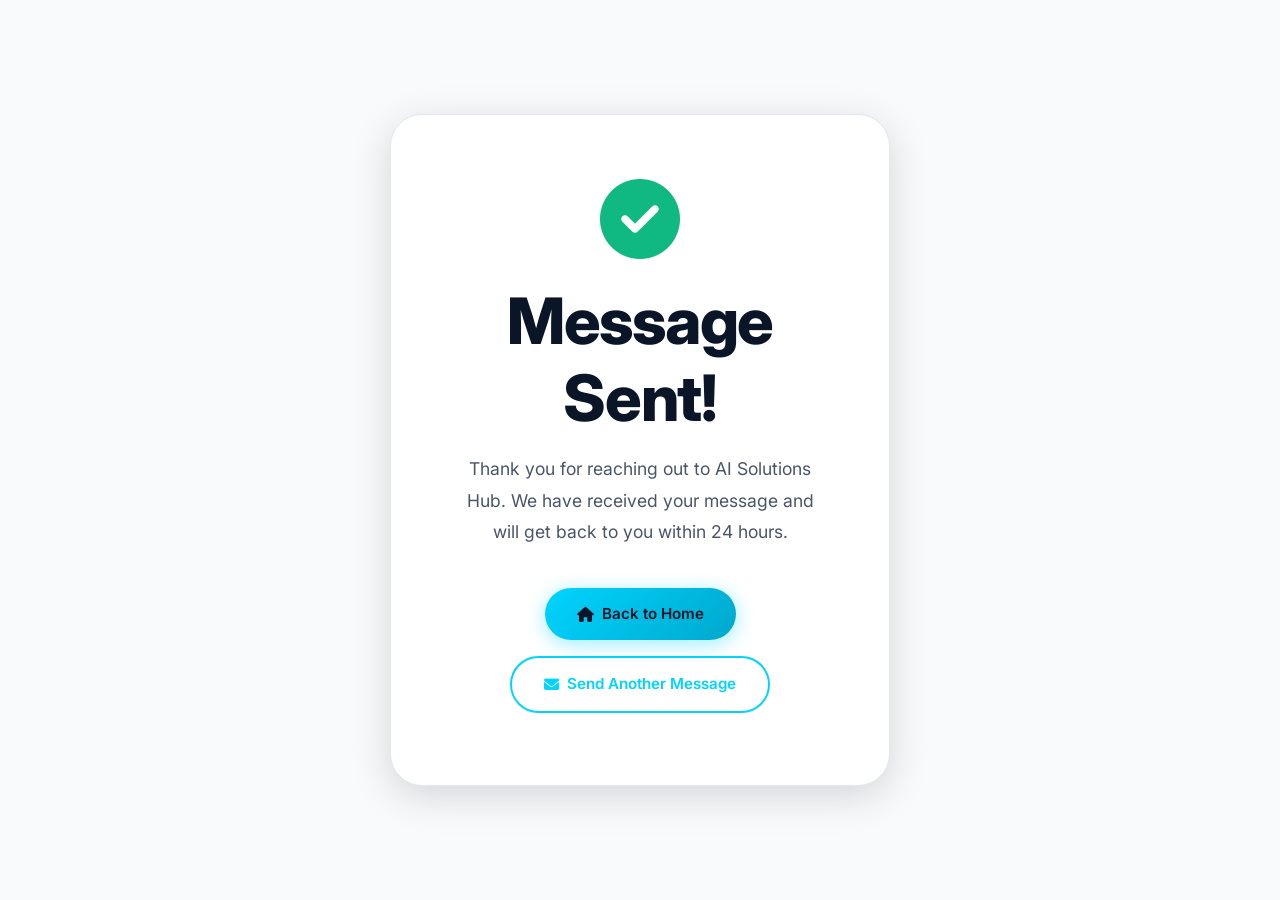
<file: thanks.html>
<!DOCTYPE html>
<html lang="en">
<head>
 <meta charset="UTF-8">
 <meta name="viewport" content="width=device-width, initial-scale=1.0">
 <title>Message Sent | AI Solutions Hub</title>
 <meta name="description" content="Thank you for contacting AI Solutions Hub. We will get back to you soon.">
 <link rel="stylesheet" href="styles.css">
 <link rel="preconnect" href="https://fonts.googleapis.com">
 <link rel="preconnect" href="https://fonts.gstatic.com" crossorigin>
 <link href="https://fonts.googleapis.com/css2?family=Inter:wght@300;400;500;600;700;800&display=swap" rel="stylesheet">
 <link rel="stylesheet" href="https://cdnjs.cloudflare.com/ajax/libs/font-awesome/6.4.0/css/all.min.css">
 <style>
 .thanks-container {
 min-height: 100vh;
 display: flex;
 align-items: center;
 justify-content: center;
 background: var(--bg-light);
 padding: 2rem;
 }
 
 .thanks-card {
 background: var(--bg-white);
 padding: 4rem;
 border-radius: var(--radius-xl);
 box-shadow: var(--shadow-lg);
 text-align: center;
 max-width: 500px;
 width: 100%;
 border: 1px solid var(--border-light);
 }
 
 .thanks-icon {
 font-size: 5rem;
 color: #10B981;
 margin-bottom: 1.5rem;
 animation: scale-in 0.5s ease;
 }
 
 .thanks-card h1 {
 margin-bottom: 1rem;
 color: var(--color-primary);
 }
 
 .thanks-card p {
 color: var(--text-light);
 margin-bottom: 2rem;
 font-size: 1.1rem;
 }
 
 .thanks-card .btn {
 margin: 0.5rem;
 }
 
 @keyframes scale-in {
 0% { transform: scale(0); opacity: 0; }
 50% { transform: scale(1.2); }
 100% { transform: scale(1); opacity: 1; }
 }
 </style>
</head>
<body>
 <div class="thanks-container">
 <div class="thanks-card">
 <i class="fas fa-check-circle thanks-icon"></i>
 <h1>Message Sent!</h1>
 <p>Thank you for reaching out to AI Solutions Hub. We have received your message and will get back to you within 24 hours.</p>
 <a href="index.html" class="btn btn-primary">
 <i class="fas fa-home"></i> Back to Home
 </a>
 <a href="contact.html" class="btn btn-outline">
 <i class="fas fa-envelope"></i> Send Another Message
 </a>
 </div>
 </div>
</body>
</html>
</file>
<file: styles.css>
/* ============================================
 AI Solutions Hub - Enhanced Stylesheet
 Modern Tech/AI Design with Premium Visuals
 ============================================ */

/* CSS Variables - Modern Tech/AI Palette */
:root {
 /* Primary Colors - Deep Navy & Electric Blue */
 --color-primary: #0a1628;
 --color-primary-light: #1a2744;
 --color-accent: #00d4ff;
 --color-accent-secondary: #00a8cc;
 --color-accent-warm: #ff6b6b;
 --color-accent-gold: #ffd700;
 
 /* Gradients */
 --gradient-hero: linear-gradient(135deg, #0a1628 0%, #1a2744 50%, #0d2137 100%);
 --gradient-accent: linear-gradient(135deg, #00d4ff 0%, #00a8cc 100%);
 --gradient-warm: linear-gradient(135deg, #ff6b6b 0%, #ff8e53 100%);
 --gradient-gold: linear-gradient(135deg, #ffd700 0%, #ffb700 100%);
 --gradient-dark: linear-gradient(135deg, #0f2847 0%, #1a3a5c 100%);
 --gradient-glass: linear-gradient(135deg, rgba(255,255,255,0.1) 0%, rgba(255,255,255,0.05) 100%);
 
 /* Text Colors */
 --text-dark: #0a1628;
 --text-light: #4a5568;
 --text-muted: #718096;
 --text-white: #ffffff;
 --text-white-muted: rgba(255,255,255,0.8);
 
 /* Background Colors */
 --bg-white: #ffffff;
 --bg-light: #f8fafc;
 --bg-dark: #0a1628;
 --bg-card: #ffffff;
 
 /* Borders & Shadows */
 --border-color: rgba(0, 212, 255, 0.2);
 --border-light: #e2e8f0;
 --shadow-sm: 0 2px 8px rgba(0,0,0,0.08);
 --shadow-md: 0 4px 20px rgba(0,0,0,0.1);
 --shadow-lg: 0 10px 40px rgba(0,0,0,0.15);
 --shadow-glow: 0 0 30px rgba(0, 212, 255, 0.3);
 --shadow-accent: 0 4px 20px rgba(0, 212, 255, 0.4);
 
 /* Border Radius */
 --radius-sm: 8px;
 --radius-md: 16px;
 --radius-lg: 24px;
 --radius-xl: 32px;
 --radius-full: 50%;
 
 /* Transitions */
 --transition-fast: all 0.2s ease;
 --transition: all 0.3s cubic-bezier(0.4, 0, 0.2, 1);
 --transition-slow: all 0.5s cubic-bezier(0.4, 0, 0.2, 1);
}

/* Reset & Base */
*, *::before, *::after {
 margin: 0;
 padding: 0;
 box-sizing: border-box;
}

html {
 scroll-behavior: smooth;
 font-size: 16px;
}

body {
 font-family: 'Inter', -apple-system, BlinkMacSystemFont, 'Segoe UI', sans-serif;
 line-height: 1.6;
 color: var(--text-dark);
 background: var(--bg-white);
 overflow-x: hidden;
 -webkit-font-smoothing: antialiased;
 -moz-osx-font-smoothing: grayscale;
}

.container {
 max-width: 1280px;
 margin: 0 auto;
 padding: 0 24px;
}

/* Typography */
h1, h2, h3, h4, h5, h6 {
 font-weight: 700;
 line-height: 1.2;
 margin-bottom: 1rem;
 letter-spacing: -0.02em;
}

h1 { 
 font-size: clamp(2.5rem, 5vw, 4rem);
 font-weight: 800;
}

h2 { 
 font-size: clamp(2rem, 4vw, 3rem);
 font-weight: 700;
}

h3 { font-size: clamp(1.5rem, 3vw, 1.8rem); }
h4 { font-size: clamp(1.2rem, 2vw, 1.4rem); }

p {
 margin-bottom: 1rem;
 color: var(--text-light);
 line-height: 1.8;
}

.lead {
 font-size: 1.25rem;
 color: var(--text-light);
 line-height: 1.8;
}

/* Gradient Text Effects */
.gradient-text {
 background: var(--gradient-accent);
 -webkit-background-clip: text;
 -webkit-text-fill-color: transparent;
 background-clip: text;
}

.gradient-text-warm {
 background: var(--gradient-warm);
 -webkit-background-clip: text;
 -webkit-text-fill-color: transparent;
 background-clip: text;
}

/* Navigation */
.navbar {
 position: fixed;
 top: 0;
 left: 0;
 right: 0;
 background: rgba(10, 22, 40, 0.95);
 backdrop-filter: blur(20px);
 -webkit-backdrop-filter: blur(20px);
 border-bottom: 1px solid rgba(0, 212, 255, 0.1);
 z-index: 1000;
 padding: 1rem 0;
 transition: var(--transition);
}

.navbar.scrolled {
 background: rgba(10, 22, 40, 0.98);
 box-shadow: 0 4px 30px rgba(0, 0, 0, 0.3);
}

.navbar .container {
 display: flex;
 justify-content: space-between;
 align-items: center;
}

.logo {
 display: flex;
 align-items: center;
 gap: 0.75rem;
 text-decoration: none;
 font-size: 1.5rem;
 font-weight: 800;
 color: var(--text-white);
 transition: var(--transition);
}

.logo i {
 font-size: 2rem;
 background: var(--gradient-accent);
 -webkit-background-clip: text;
 -webkit-text-fill-color: transparent;
 background-clip: text;
 filter: drop-shadow(0 0 10px rgba(0, 212, 255, 0.5));
}

.logo:hover {
 transform: scale(1.02);
}

.nav-links {
 display: flex;
 list-style: none;
 gap: 2.5rem;
}

.nav-links a {
 text-decoration: none;
 color: var(--text-white-muted);
 font-weight: 500;
 font-size: 0.95rem;
 transition: var(--transition);
 position: relative;
 padding: 0.5rem 0;
}

.nav-links a:hover,
.nav-links a.active {
 color: var(--color-accent);
}

.nav-links a::after {
 content: '';
 position: absolute;
 bottom: 0;
 left: 0;
 width: 0;
 height: 2px;
 background: var(--gradient-accent);
 transition: var(--transition);
 box-shadow: 0 0 10px var(--color-accent);
}

.nav-links a:hover::after,
.nav-links a.active::after {
 width: 100%;
}

.hamburger {
 display: none;
 flex-direction: column;
 cursor: pointer;
 gap: 5px;
 padding: 5px;
}

.hamburger span {
 width: 25px;
 height: 2px;
 background: var(--text-white);
 border-radius: 2px;
 transition: var(--transition);
}

.hamburger:hover span {
 background: var(--color-accent);
}

/* Buttons */
.btn {
 display: inline-flex;
 align-items: center;
 justify-content: center;
 gap: 0.5rem;
 padding: 14px 32px;
 border-radius: 50px;
 font-weight: 600;
 font-size: 0.95rem;
 text-decoration: none;
 transition: var(--transition);
 border: none;
 cursor: pointer;
 position: relative;
 overflow: hidden;
}

.btn::before {
 content: '';
 position: absolute;
 top: 0;
 left: -100%;
 width: 100%;
 height: 100%;
 background: linear-gradient(90deg, transparent, rgba(255,255,255,0.2), transparent);
 transition: var(--transition-slow);
}

.btn:hover::before {
 left: 100%;
}

.btn-primary {
 background: var(--gradient-accent);
 color: var(--color-primary);
 box-shadow: var(--shadow-accent);
}

.btn-primary:hover {
 transform: translateY(-3px);
 box-shadow: 0 8px 30px rgba(0, 212, 255, 0.5);
}

.btn-secondary {
 background: transparent;
 color: var(--text-white);
 border: 2px solid rgba(0, 212, 255, 0.5);
}

.btn-secondary:hover {
 border-color: var(--color-accent);
 background: rgba(0, 212, 255, 0.1);
 color: var(--color-accent);
 transform: translateY(-3px);
}

.btn-outline {
 background: transparent;
 color: var(--color-accent);
 border: 2px solid var(--color-accent);
}

.btn-outline:hover {
 background: var(--color-accent);
 color: var(--color-primary);
 transform: translateY(-3px);
}

.btn-light {
 background: var(--bg-white);
 color: var(--color-primary);
 box-shadow: var(--shadow-md);
}

.btn-light:hover {
 transform: translateY(-3px);
 box-shadow: var(--shadow-lg);
}

.btn-large {
 padding: 18px 48px;
 font-size: 1.1rem;
}

.btn-full {
 width: 100%;
}

/* Hero Section */
.hero {
 min-height: 100vh;
 display: flex;
 align-items: center;
 position: relative;
 overflow: hidden;
 padding: 140px 0 100px;
 background: var(--gradient-hero);
}

.hero::before {
 content: '';
 position: absolute;
 top: 0;
 left: 0;
 right: 0;
 bottom: 0;
 background: 
 radial-gradient(circle at 20% 80%, rgba(0, 212, 255, 0.15) 0%, transparent 50%),
 radial-gradient(circle at 80% 20%, rgba(255, 107, 107, 0.1) 0%, transparent 50%),
 url("data:image/svg+xml,%3Csvg width='60' height='60' viewBox='0 0 60 60' xmlns='http://www.w3.org/2000/svg'%3E%3Cg fill='none' fill-rule='evenodd'%3E%3Cg fill='%2300d4ff' fill-opacity='0.03'%3E%3Cpath d='M36 34v-4h-2v4h-4v2h4v4h2v-4h4v-2h-4zm0-30V0h-2v4h-4v2h4v4h2V6h4V4h-4zM6 34v-4H4v4H0v2h4v4h2v-4h4v-2H6zM6 4V0H4v4H0v2h4v4h2V6h4V4H6z'/%3E%3C/g%3E%3C/g%3E%3C/svg%3E");
 z-index: 0;
}

.hero .container {
 display: grid;
 grid-template-columns: 1fr 1fr;
 gap: 4rem;
 align-items: center;
 position: relative;
 z-index: 1;
}

.hero-content {
 color: var(--text-white);
}

.hero h1 {
 margin-bottom: 1.5rem;
 line-height: 1.1;
}

.hero h1 .highlight {
 display: block;
 background: var(--gradient-accent);
 -webkit-background-clip: text;
 -webkit-text-fill-color: transparent;
 background-clip: text;
}

.hero-subtitle {
 font-size: 1.25rem;
 color: var(--text-white-muted);
 margin-bottom: 2.5rem;
 max-width: 540px;
}

.hero-cta {
 display: flex;
 gap: 1rem;
 flex-wrap: wrap;
}

.hero-visual {
 position: relative;
 display: flex;
 justify-content: center;
 align-items: center;
}

.hero-image-container {
 position: relative;
 width: 100%;
 max-width: 550px;
}

.hero-image {
 width: 100%;
 height: auto;
 border-radius: var(--radius-lg);
 box-shadow: 0 25px 80px rgba(0, 0, 0, 0.4);
 position: relative;
 z-index: 2;
}

.hero-image-glow {
 position: absolute;
 top: -20px;
 left: -20px;
 right: 20px;
 bottom: 20px;
 background: var(--gradient-accent);
 border-radius: var(--radius-lg);
 filter: blur(60px);
 opacity: 0.3;
 z-index: 1;
}

/* Floating Cards */
.floating-cards {
 position: absolute;
 width: 100%;
 height: 100%;
 top: 0;
 left: 0;
 pointer-events: none;
}

.float-card {
 position: absolute;
 background: rgba(255, 255, 255, 0.95);
 padding: 1.25rem 1.5rem;
 border-radius: var(--radius-md);
 box-shadow: var(--shadow-lg);
 display: flex;
 align-items: center;
 gap: 1rem;
 animation: float 6s ease-in-out infinite;
 animation-delay: var(--delay);
 pointer-events: auto;
 backdrop-filter: blur(10px);
 border: 1px solid rgba(0, 212, 255, 0.2);
}

.float-card:nth-child(1) {
 top: 10%;
 left: -10%;
}

.float-card:nth-child(2) {
 top: 50%;
 right: -15%;
}

.float-card:nth-child(3) {
 bottom: 5%;
 left: 5%;
}

.float-card i {
 font-size: 1.5rem;
 background: var(--gradient-accent);
 -webkit-background-clip: text;
 -webkit-text-fill-color: transparent;
 background-clip: text;
}

.float-card span {
 font-weight: 600;
 color: var(--text-dark);
 font-size: 0.9rem;
}

@keyframes float {
 0%, 100% { transform: translateY(0) rotate(0deg); }
 50% { transform: translateY(-20px) rotate(2deg); }
}

.scroll-indicator {
 position: absolute;
 bottom: 40px;
 left: 50%;
 transform: translateX(-50%);
 color: var(--text-white);
 animation: bounce 2s infinite;
 cursor: pointer;
}

.scroll-indicator i {
 font-size: 1.5rem;
 opacity: 0.7;
}

@keyframes bounce {
 0%, 20%, 50%, 80%, 100% { transform: translateX(-50%) translateY(0); }
 40% { transform: translateX(-50%) translateY(-15px); }
 60% { transform: translateX(-50%) translateY(-7px); }
}

/* Stats Section */
.stats {
 background: var(--bg-light);
 padding: 100px 0;
 position: relative;
}

.stats::before {
 content: '';
 position: absolute;
 top: 0;
 left: 0;
 right: 0;
 height: 1px;
 background: linear-gradient(90deg, transparent, var(--color-accent), transparent);
}

.stat-grid {
 display: grid;
 grid-template-columns: repeat(4, 1fr);
 gap: 2rem;
}

.stat-item {
 text-align: center;
 padding: 2rem;
 position: relative;
}

.stat-item::after {
 content: '';
 position: absolute;
 right: 0;
 top: 50%;
 transform: translateY(-50%);
 width: 1px;
 height: 60%;
 background: var(--border-light);
}

.stat-item:last-child::after {
 display: none;
}

.stat-number {
 font-size: 3.5rem;
 font-weight: 800;
 background: var(--gradient-accent);
 -webkit-background-clip: text;
 -webkit-text-fill-color: transparent;
 background-clip: text;
 line-height: 1;
 margin-bottom: 0.5rem;
}

.stat-label {
 font-size: 1rem;
 color: var(--text-muted);
 font-weight: 500;
}

/* Section Headers */
.section-header {
 text-align: center;
 margin-bottom: 4rem;
}

.section-header h2 {
 margin-bottom: 1rem;
 position: relative;
 display: inline-block;
}

.section-header h2::after {
 content: '';
 position: absolute;
 bottom: -10px;
 left: 50%;
 transform: translateX(-50%);
 width: 60px;
 height: 4px;
 background: var(--gradient-accent);
 border-radius: 2px;
}

.section-header p {
 font-size: 1.2rem;
 max-width: 600px;
 margin: 1.5rem auto 0;
}

.section-header.light h2,
.section-header.light p {
 color: var(--text-white);
}

.section-header.light h2::after {
 background: var(--gradient-gold);
}

/* Services Preview */
.services-preview {
 padding: 120px 0;
 background: var(--bg-white);
}

.service-grid {
 display: grid;
 grid-template-columns: repeat(3, 1fr);
 gap: 2.5rem;
 margin-bottom: 3rem;
}

.service-card {
 background: var(--bg-white);
 padding: 2.5rem;
 border-radius: var(--radius-lg);
 box-shadow: var(--shadow-md);
 transition: var(--transition);
 border: 1px solid var(--border-light);
 position: relative;
 overflow: hidden;
}

.service-card::before {
 content: '';
 position: absolute;
 top: 0;
 left: 0;
 width: 100%;
 height: 4px;
 background: var(--gradient-accent);
 transform: scaleX(0);
 transform-origin: left;
 transition: var(--transition);
}

.service-card:hover {
 transform: translateY(-10px);
 box-shadow: var(--shadow-lg);
 border-color: rgba(0, 212, 255, 0.3);
}

.service-card:hover::before {
 transform: scaleX(1);
}

.service-icon {
 width: 70px;
 height: 70px;
 background: var(--gradient-dark);
 border-radius: var(--radius-md);
 display: flex;
 align-items: center;
 justify-content: center;
 margin-bottom: 1.5rem;
 transition: var(--transition);
}

.service-card:hover .service-icon {
 background: var(--gradient-accent);
 transform: scale(1.1);
}

.service-icon i {
 font-size: 1.8rem;
 color: var(--color-accent);
 transition: var(--transition);
}

.service-card:hover .service-icon i {
 color: var(--color-primary);
}

.service-card h3 {
 margin-bottom: 1rem;
 color: var(--text-dark);
}

.service-card p {
 color: var(--text-light);
 margin-bottom: 1.5rem;
}

.learn-more {
 display: inline-flex;
 align-items: center;
 gap: 0.5rem;
 color: var(--color-accent);
 text-decoration: none;
 font-weight: 600;
 transition: var(--transition);
}

.learn-more:hover {
 gap: 1rem;
 color: var(--color-accent-secondary);
}

.text-center {
 text-align: center;
}

/* Departments Preview */
.departments-preview {
 background: var(--gradient-hero);
 padding: 120px 0;
 position: relative;
 overflow: hidden;
}

.departments-preview::before {
 content: '';
 position: absolute;
 top: 0;
 left: 0;
 right: 0;
 bottom: 0;
 background: 
 radial-gradient(circle at 10% 50%, rgba(0, 212, 255, 0.1) 0%, transparent 40%),
 radial-gradient(circle at 90% 50%, rgba(255, 107, 107, 0.08) 0%, transparent 40%);
}

.dept-showcase {
 display: grid;
 grid-template-columns: repeat(4, 1fr);
 gap: 1.5rem;
 margin-bottom: 3rem;
 position: relative;
 z-index: 1;
}

.dept-item {
 background: var(--gradient-glass);
 backdrop-filter: blur(20px);
 -webkit-backdrop-filter: blur(20px);
 padding: 2rem 1.5rem;
 border-radius: var(--radius-lg);
 text-align: center;
 border: 1px solid rgba(0, 212, 255, 0.2);
 transition: var(--transition);
 cursor: pointer;
}

.dept-item:hover {
 transform: translateY(-8px) scale(1.02);
 background: rgba(255, 255, 255, 0.15);
 border-color: rgba(0, 212, 255, 0.4);
 box-shadow: 0 20px 40px rgba(0, 0, 0, 0.3);
}

.dept-icon {
 font-size: 2.5rem;
 margin-bottom: 1rem;
 filter: drop-shadow(0 0 10px rgba(0, 212, 255, 0.5));
}

.dept-item h4 {
 color: var(--text-white);
 margin-bottom: 0.5rem;
 font-size: 1.1rem;
}

.dept-item p {
 color: var(--text-white-muted);
 font-size: 0.9rem;
 margin: 0;
}

/* CTA Section */
.cta-section {
 padding: 120px 0;
 background: var(--bg-light);
}

.cta-box {
 background: var(--gradient-hero);
 padding: 5rem;
 border-radius: var(--radius-xl);
 text-align: center;
 color: var(--text-white);
 position: relative;
 overflow: hidden;
 border: 1px solid rgba(0, 212, 255, 0.2);
}

.cta-box::before {
 content: '';
 position: absolute;
 top: -50%;
 left: -50%;
 width: 200%;
 height: 200%;
 background: radial-gradient(circle, rgba(0, 212, 255, 0.1) 0%, transparent 70%);
 animation: pulse-glow 4s ease-in-out infinite;
}

@keyframes pulse-glow {
 0%, 100% { transform: scale(1); opacity: 0.5; }
 50% { transform: scale(1.1); opacity: 0.8; }
}

.cta-box h2 {
 margin-bottom: 1rem;
 position: relative;
 z-index: 1;
}

.cta-box p {
 color: var(--text-white-muted);
 margin-bottom: 2rem;
 font-size: 1.2rem;
 position: relative;
 z-index: 1;
}

.cta-box .btn {
 position: relative;
 z-index: 1;
}

/* Footer */
.footer {
 background: var(--color-primary);
 color: var(--text-white);
 padding: 80px 0 30px;
 border-top: 1px solid rgba(0, 212, 255, 0.1);
}

.footer-grid {
 display: grid;
 grid-template-columns: 2fr 1fr 1fr 1fr;
 gap: 4rem;
 margin-bottom: 4rem;
}

.footer-brand .logo {
 color: var(--text-white);
 margin-bottom: 1.5rem;
}

.footer-brand p {
 color: var(--text-white-muted);
 margin-bottom: 2rem;
 line-height: 1.8;
}

.social-links {
 display: flex;
 gap: 1rem;
}

.social-links a {
 width: 45px;
 height: 45px;
 background: rgba(255, 255, 255, 0.1);
 border-radius: var(--radius-full);
 display: flex;
 align-items: center;
 justify-content: center;
 color: var(--text-white);
 text-decoration: none;
 transition: var(--transition);
 border: 1px solid rgba(0, 212, 255, 0.2);
}

.social-links a:hover {
 background: var(--color-accent);
 color: var(--color-primary);
 transform: translateY(-5px);
 box-shadow: 0 10px 20px rgba(0, 212, 255, 0.3);
}

.footer-links h4 {
 color: var(--text-white);
 margin-bottom: 1.5rem;
 font-size: 1.1rem;
}

.footer-links ul {
 list-style: none;
}

.footer-links li {
 margin-bottom: 1rem;
}

.footer-links a {
 color: var(--text-white-muted);
 text-decoration: none;
 transition: var(--transition);
 display: inline-flex;
 align-items: center;
 gap: 0.5rem;
}

.footer-links a:hover {
 color: var(--color-accent);
 transform: translateX(5px);
}

.footer-contact h4 {
 color: var(--text-white);
 margin-bottom: 1.5rem;
 font-size: 1.1rem;
}

.footer-contact p {
 color: var(--text-white-muted);
 margin-bottom: 1rem;
 display: flex;
 align-items: center;
 gap: 0.75rem;
}

.footer-contact i {
 color: var(--color-accent);
}

.footer-bottom {
 border-top: 1px solid rgba(255, 255, 255, 0.1);
 padding-top: 2rem;
 display: flex;
 justify-content: space-between;
 align-items: center;
 flex-wrap: wrap;
 gap: 1rem;
}

.footer-bottom p {
 color: var(--text-white-muted);
 margin: 0;
 font-size: 0.9rem;
}

.deploy-badge {
 display: inline-flex;
 align-items: center;
 gap: 0.5rem;
 background: rgba(0, 212, 255, 0.1);
 padding: 10px 20px;
 border-radius: 50px;
 font-size: 0.9rem;
 color: var(--color-accent);
 border: 1px solid rgba(0, 212, 255, 0.2);
}

/* Page Header */
.page-header {
 background: var(--gradient-hero);
 padding: 180px 0 100px;
 text-align: center;
 color: var(--text-white);
 position: relative;
 overflow: hidden;
}

.page-header::before {
 content: '';
 position: absolute;
 top: 0;
 left: 0;
 right: 0;
 bottom: 0;
 background: 
 radial-gradient(circle at 30% 70%, rgba(0, 212, 255, 0.1) 0%, transparent 50%),
 radial-gradient(circle at 70% 30%, rgba(255, 107, 107, 0.08) 0%, transparent 50%);
}

.page-header .container {
 position: relative;
 z-index: 1;
}

.page-header h1 {
 margin-bottom: 1rem;
}

.page-header p {
 color: var(--text-white-muted);
 font-size: 1.3rem;
}

/* Mission Section */
.mission-section {
 padding: 120px 0;
 background: var(--bg-white);
}

.mission-grid {
 display: grid;
 grid-template-columns: 1fr 1fr;
 gap: 5rem;
 align-items: center;
}

.mission-content h2 {
 margin-bottom: 1.5rem;
}

.mission-content .lead {
 font-size: 1.3rem;
 color: var(--color-primary);
 margin-bottom: 1.5rem;
}

.mission-visual {
 position: relative;
}

.mission-image {
 width: 100%;
 height: 450px;
 object-fit: cover;
 border-radius: var(--radius-xl);
 box-shadow: var(--shadow-lg);
}

.mission-cards {
 position: absolute;
 bottom: -30px;
 left: -30px;
 right: 30px;
 display: flex;
 gap: 1rem;
}

.mission-card {
 background: var(--bg-white);
 padding: 1.5rem;
 border-radius: var(--radius-md);
 box-shadow: var(--shadow-lg);
 text-align: center;
 flex: 1;
 border: 1px solid var(--border-light);
 transition: var(--transition);
}

.mission-card:hover {
 transform: translateY(-10px);
}

.mission-card i {
 font-size: 2rem;
 background: var(--gradient-accent);
 -webkit-background-clip: text;
 -webkit-text-fill-color: transparent;
 background-clip: text;
 margin-bottom: 0.75rem;
}

.mission-card h3 {
 font-size: 1rem;
 margin-bottom: 0.25rem;
}

.mission-card p {
 font-size: 0.85rem;
 color: var(--text-muted);
 margin: 0;
}

/* Timeline */
.story-section {
 background: var(--bg-light);
 padding: 120px 0;
}

.timeline {
 max-width: 900px;
 margin: 0 auto;
 position: relative;
}

.timeline::before {
 content: '';
 position: absolute;
 left: 50%;
 transform: translateX(-50%);
 width: 2px;
 height: 100%;
 background: var(--gradient-accent);
}

.timeline-item {
 display: flex;
 justify-content: flex-end;
 padding-right: 50%;
 position: relative;
 margin-bottom: 4rem;
}

.timeline-item:nth-child(even) {
 justify-content: flex-start;
 padding-right: 0;
 padding-left: 50%;
}

.timeline-year {
 position: absolute;
 left: 50%;
 transform: translateX(-50%);
 background: var(--gradient-accent);
 color: var(--color-primary);
 width: 70px;
 height: 70px;
 border-radius: var(--radius-full);
 display: flex;
 align-items: center;
 justify-content: center;
 font-weight: 800;
 font-size: 1.1rem;
 box-shadow: var(--shadow-glow);
 z-index: 2;
}

.timeline-content {
 background: var(--bg-white);
 padding: 2.5rem;
 border-radius: var(--radius-lg);
 box-shadow: var(--shadow-md);
 width: 85%;
 border: 1px solid var(--border-light);
 transition: var(--transition);
}

.timeline-content:hover {
 transform: translateY(-5px);
 box-shadow: var(--shadow-lg);
 border-color: rgba(0, 212, 255, 0.3);
}

.timeline-content h3 {
 margin-bottom: 0.75rem;
 color: var(--color-primary);
}

/* Values Section */
.values-section {
 background: var(--gradient-hero);
 padding: 120px 0;
 position: relative;
 overflow: hidden;
}

.values-section::before {
 content: '';
 position: absolute;
 top: 0;
 left: 0;
 right: 0;
 bottom: 0;
 background: 
 radial-gradient(circle at 20% 80%, rgba(0, 212, 255, 0.1) 0%, transparent 50%),
 radial-gradient(circle at 80% 20%, rgba(255, 107, 107, 0.08) 0%, transparent 50%);
}

.values-grid {
 display: grid;
 grid-template-columns: repeat(4, 1fr);
 gap: 2rem;
 position: relative;
 z-index: 1;
}

.value-card {
 background: var(--gradient-glass);
 backdrop-filter: blur(20px);
 -webkit-backdrop-filter: blur(20px);
 padding: 2.5rem;
 border-radius: var(--radius-lg);
 text-align: center;
 border: 1px solid rgba(0, 212, 255, 0.2);
 transition: var(--transition);
}

.value-card:hover {
 transform: translateY(-10px);
 background: rgba(255, 255, 255, 0.15);
 border-color: rgba(0, 212, 255, 0.4);
 box-shadow: 0 20px 40px rgba(0, 0, 0, 0.2);
}

.value-icon {
 width: 80px;
 height: 80px;
 background: rgba(0, 212, 255, 0.2);
 border-radius: var(--radius-full);
 display: flex;
 align-items: center;
 justify-content: center;
 margin: 0 auto 1.5rem;
 transition: var(--transition);
}

.value-card:hover .value-icon {
 background: var(--color-accent);
 transform: scale(1.1);
}

.value-icon i {
 font-size: 2rem;
 color: var(--color-accent);
 transition: var(--transition);
}

.value-card:hover .value-icon i {
 color: var(--color-primary);
}

.value-card h3 {
 color: var(--text-white);
 margin-bottom: 1rem;
}

.value-card p {
 color: var(--text-white-muted);
 margin: 0;
}

/* Team Section */
.team-section {
 padding: 120px 0;
 background: var(--bg-white);
}

.team-grid {
 display: grid;
 grid-template-columns: repeat(3, 1fr);
 gap: 2.5rem;
}

.team-card {
 background: var(--bg-white);
 padding: 2.5rem;
 border-radius: var(--radius-xl);
 box-shadow: var(--shadow-md);
 text-align: center;
 transition: var(--transition);
 border: 1px solid var(--border-light);
 position: relative;
 overflow: hidden;
}

.team-card::before {
 content: '';
 position: absolute;
 top: 0;
 left: 0;
 width: 100%;
 height: 100%;
 background: var(--gradient-hero);
 opacity: 0;
 transition: var(--transition);
 z-index: 0;
}

.team-card:hover {
 transform: translateY(-10px);
 box-shadow: var(--shadow-lg);
}

.team-card:hover::before {
 opacity: 1;
}

.team-card > * {
 position: relative;
 z-index: 1;
}

.team-card:hover h3,
.team-card:hover p {
 color: var(--text-white);
}

.team-avatar {
 width: 100px;
 height: 100px;
 background: var(--gradient-dark);
 border-radius: var(--radius-full);
 display: flex;
 align-items: center;
 justify-content: center;
 margin: 0 auto 1.5rem;
 border: 3px solid var(--color-accent);
 box-shadow: 0 0 30px rgba(0, 212, 255, 0.3);
 transition: var(--transition);
}

.team-card:hover .team-avatar {
 background: var(--gradient-accent);
 border-color: var(--text-white);
}

.team-avatar i {
 font-size: 2.5rem;
 color: var(--color-accent);
 transition: var(--transition);
}

.team-card:hover .team-avatar i {
 color: var(--color-primary);
}

.team-role {
 color: var(--color-accent);
 font-weight: 600;
 margin-bottom: 1rem;
 transition: var(--transition);
}

.team-card:hover .team-role {
 color: var(--color-accent);
}

/* Services Detailed */
.services-overview {
 padding: 120px 0;
 background: var(--bg-white);
}

.services-detailed {
 display: grid;
 grid-template-columns: repeat(2, 1fr);
 gap: 2.5rem;
}

.service-detailed-card {
 background: var(--bg-white);
 border-radius: var(--radius-xl);
 box-shadow: var(--shadow-md);
 overflow: hidden;
 transition: var(--transition);
 border: 1px solid var(--border-light);
}

.service-detailed-card:hover {
 transform: translateY(-8px);
 box-shadow: var(--shadow-lg);
 border-color: rgba(0, 212, 255, 0.3);
}

.service-header {
 background: var(--gradient-dark);
 padding: 2rem;
 color: var(--text-white);
 display: flex;
 align-items: center;
 gap: 1.25rem;
}

.service-icon-large {
 width: 60px;
 height: 60px;
 background: rgba(0, 212, 255, 0.2);
 border-radius: var(--radius-md);
 display: flex;
 align-items: center;
 justify-content: center;
 transition: var(--transition);
}

.service-detailed-card:hover .service-icon-large {
 background: var(--color-accent);
 transform: scale(1.1);
}

.service-icon-large i {
 font-size: 1.5rem;
 color: var(--color-accent);
 transition: var(--transition);
}

.service-detailed-card:hover .service-icon-large i {
 color: var(--color-primary);
}

.service-header h3 {
 margin: 0;
 color: var(--text-white);
}

.service-body {
 padding: 2rem;
}

.service-features {
 list-style: none;
 margin-top: 1.5rem;
}

.service-features li {
 display: flex;
 align-items: center;
 gap: 0.75rem;
 margin-bottom: 1rem;
 color: var(--text-light);
 transition: var(--transition);
}

.service-features li:hover {
 transform: translateX(5px);
}

.service-features i {
 color: var(--color-accent);
 font-size: 1.1rem;
}

/* Process Section */
.process-section {
 background: var(--gradient-hero);
 padding: 120px 0;
 position: relative;
 overflow: hidden;
}

.process-section::before {
 content: '';
 position: absolute;
 top: 0;
 left: 0;
 right: 0;
 bottom: 0;
 background: 
 radial-gradient(circle at 50% 50%, rgba(0, 212, 255, 0.1) 0%, transparent 70%);
}

.process-steps {
 display: flex;
 justify-content: space-between;
 gap: 2rem;
 position: relative;
 z-index: 1;
}

.process-step {
 text-align: center;
 color: var(--text-white);
 flex: 1;
 position: relative;
}

.process-step::after {
 content: '';
 position: absolute;
 top: 30px;
 right: -50%;
 width: 100%;
 height: 2px;
 background: linear-gradient(90deg, var(--color-accent), transparent);
}

.process-step:last-child::after {
 display: none;
}

.step-number {
 width: 60px;
 height: 60px;
 background: var(--gradient-glass);
 border: 2px solid var(--color-accent);
 border-radius: var(--radius-full);
 display: flex;
 align-items: center;
 justify-content: center;
 font-size: 1.5rem;
 font-weight: 800;
 margin: 0 auto 1.5rem;
 color: var(--color-accent);
 box-shadow: 0 0 20px rgba(0, 212, 255, 0.3);
 transition: var(--transition);
}

.process-step:hover .step-number {
 background: var(--color-accent);
 color: var(--color-primary);
 transform: scale(1.1);
}

.process-step h3 {
 margin-bottom: 0.75rem;
 color: var(--text-white);
}

.process-step p {
 color: var(--text-white-muted);
 font-size: 0.95rem;
}

/* Departments Overview */
.departments-overview {
 padding: 120px 0;
 background: var(--bg-light);
}

.dept-full-card {
 background: var(--bg-white);
 border-radius: var(--radius-xl);
 box-shadow: var(--shadow-md);
 margin-bottom: 2.5rem;
 overflow: hidden;
 transition: var(--transition);
 border: 1px solid var(--border-light);
}

.dept-full-card:hover {
 transform: translateY(-5px);
 box-shadow: var(--shadow-lg);
}

.dept-card-header {
 padding: 2rem 2.5rem;
 color: var(--text-white);
 display: flex;
 align-items: center;
 gap: 1.5rem;
 position: relative;
 overflow: hidden;
}

.dept-card-header::before {
 content: '';
 position: absolute;
 top: -50%;
 right: -10%;
 width: 300px;
 height: 300px;
 background: rgba(255, 255, 255, 0.1);
 border-radius: 50%;
}

.hermes-bg { background: linear-gradient(135deg, #8B5CF6 0%, #7C3AED 100%); }
.athena-bg { background: linear-gradient(135deg, #3B82F6 0%, #2563EB 100%); }
.hephaestus-bg { background: linear-gradient(135deg, #F59E0B 0%, #D97706 100%); }
.apollo-bg { background: linear-gradient(135deg, #EC4899 0%, #DB2777 100%); }
.aegis-bg { background: linear-gradient(135deg, #10B981 0%, #059669 100%); }
.plutus-bg { background: linear-gradient(135deg, #14B8A6 0%, #0D9488 100%); }
.iris-bg { background: linear-gradient(135deg, #8B5CF6 0%, #7C3AED 100%); }
.cronos-bg { background: linear-gradient(135deg, #6366F1 0%, #4F46E5 100%); }

.dept-emoji {
 font-size: 3rem;
 filter: drop-shadow(0 4px 10px rgba(0,0,0,0.2));
}

.dept-subtitle {
 opacity: 0.95;
 font-size: 1.1rem;
 font-weight: 500;
}

.dept-card-body {
 padding: 2.5rem;
}

.dept-description {
 font-size: 1.1rem;
 margin-bottom: 2rem;
 color: var(--text-light);
 line-height: 1.8;
}

.dept-functions h4 {
 margin-bottom: 1.25rem;
 color: var(--color-primary);
}

.dept-functions ul {
 list-style: none;
 display: grid;
 grid-template-columns: repeat(2, 1fr);
 gap: 0.75rem;
}

.dept-functions li {
 display: flex;
 align-items: center;
 gap: 0.75rem;
 color: var(--text-light);
 padding: 0.5rem 0;
}

.dept-functions i {
 color: var(--color-accent);
}

/* Contact Section */
.contact-section {
 padding: 120px 0;
 background: var(--bg-white);
}

.contact-grid {
 display: grid;
 grid-template-columns: 1fr 1fr;
 gap: 5rem;
}

.contact-info h2 {
 margin-bottom: 1rem;
}

.contact-methods {
 margin: 3rem 0;
}

.contact-method {
 display: flex;
 align-items: flex-start;
 gap: 1.5rem;
 margin-bottom: 2.5rem;
 padding: 1.5rem;
 background: var(--bg-light);
 border-radius: var(--radius-lg);
 transition: var(--transition);
 border: 1px solid transparent;
}

.contact-method:hover {
 background: var(--bg-white);
 border-color: rgba(0, 212, 255, 0.3);
 transform: translateX(10px);
 box-shadow: var(--shadow-md);
}

.contact-icon {
 width: 60px;
 height: 60px;
 background: var(--gradient-dark);
 border-radius: var(--radius-md);
 display: flex;
 align-items: center;
 justify-content: center;
 flex-shrink: 0;
 transition: var(--transition);
}

.contact-method:hover .contact-icon {
 background: var(--gradient-accent);
}

.contact-icon i {
 font-size: 1.5rem;
 color: var(--color-accent);
 transition: var(--transition);
}

.contact-method:hover .contact-icon i {
 color: var(--color-primary);
}

.contact-details h3 {
 margin-bottom: 0.5rem;
 color: var(--color-primary);
}

.contact-details p {
 color: var(--text-muted);
 margin: 0;
}

.social-section h3 {
 margin-bottom: 1.5rem;
}

.social-links-large {
 display: flex;
 gap: 1rem;
}

.social-link {
 width: 55px;
 height: 55px;
 background: var(--bg-light);
 border-radius: var(--radius-full);
 display: flex;
 align-items: center;
 justify-content: center;
 color: var(--color-accent);
 text-decoration: none;
 font-size: 1.4rem;
 transition: var(--transition);
 border: 2px solid transparent;
}

.social-link:hover {
 background: var(--color-accent);
 color: var(--color-primary);
 transform: translateY(-5px) scale(1.1);
 box-shadow: 0 10px 20px rgba(0, 212, 255, 0.3);
 border-color: var(--color-accent);
}

.form-card {
 background: var(--bg-white);
 padding: 3rem;
 border-radius: var(--radius-xl);
 box-shadow: var(--shadow-lg);
 border: 1px solid var(--border-light);
}

.form-card h3 {
 margin-bottom: 2rem;
 color: var(--color-primary);
}

.form-group {
 margin-bottom: 1.5rem;
}

.form-group label {
 display: block;
 margin-bottom: 0.5rem;
 font-weight: 600;
 color: var(--color-primary);
 font-size: 0.95rem;
}

.form-group input,
.form-group select,
.form-group textarea {
 width: 100%;
 padding: 14px 18px;
 border: 2px solid var(--border-light);
 border-radius: var(--radius-md);
 font-family: inherit;
 font-size: 1rem;
 transition: var(--transition);
 background: var(--bg-light);
}

.form-group input:focus,
.form-group select:focus,
.form-group textarea:focus {
 outline: none;
 border-color: var(--color-accent);
 background: var(--bg-white);
 box-shadow: 0 0 0 4px rgba(0, 212, 255, 0.1);
}

.form-group input::placeholder,
.form-group textarea::placeholder {
 color: var(--text-muted);
}

.form-success {
 text-align: center;
 padding: 3rem;
}

.form-success i {
 font-size: 4rem;
 color: #10B981;
 margin-bottom: 1.5rem;
 animation: scale-in 0.5s ease;
}

@keyframes scale-in {
 0% { transform: scale(0); }
 50% { transform: scale(1.2); }
 100% { transform: scale(1); }
}

/* FAQ Section */
.faq-section {
 background: var(--bg-light);
 padding: 120px 0;
}

.faq-grid {
 display: grid;
 grid-template-columns: repeat(2, 1fr);
 gap: 2rem;
}

.faq-item {
 background: var(--bg-white);
 padding: 2.5rem;
 border-radius: var(--radius-lg);
 box-shadow: var(--shadow-sm);
 border: 1px solid var(--border-light);
 transition: var(--transition);
}

.faq-item:hover {
 transform: translateY(-5px);
 box-shadow: var(--shadow-md);
 border-color: rgba(0, 212, 255, 0.3);
}

.faq-item h4 {
 display: flex;
 align-items: center;
 gap: 1rem;
 margin-bottom: 1rem;
 color: var(--color-primary);
}

.faq-item h4 i {
 color: var(--color-accent);
 font-size: 1.3rem;
}

.faq-item p {
 margin: 0;
 color: var(--text-light);
}

/* Responsive Design */
@media (max-width: 1200px) {
 .service-grid {
 grid-template-columns: repeat(2, 1fr);
 }
 
 .dept-showcase {
 grid-template-columns: repeat(2, 1fr);
 }
 
 .values-grid {
 grid-template-columns: repeat(2, 1fr);
 }
}

@media (max-width: 1024px) {
 .stat-grid {
 grid-template-columns: repeat(2, 1fr);
 }
 
 .stat-item::after {
 display: none;
 }
 
 .footer-grid {
 grid-template-columns: repeat(2, 1fr);
 }
 
 .services-detailed {
 grid-template-columns: 1fr;
 }
 
 .contact-grid {
 grid-template-columns: 1fr;
 gap: 3rem;
 }
 
 .mission-grid {
 grid-template-columns: 1fr;
 gap: 3rem;
 }
 
 .mission-cards {
 position: relative;
 bottom: auto;
 left: auto;
 right: auto;
 margin-top: 2rem;
 }
}

@media (max-width: 768px) {
 .nav-links {
 display: none;
 position: absolute;
 top: 100%;
 left: 0;
 right: 0;
 background: var(--color-primary);
 flex-direction: column;
 padding: 2rem;
 gap: 1.5rem;
 border-top: 1px solid rgba(0, 212, 255, 0.2);
 }
 
 .nav-links.active {
 display: flex;
 }
 
 .hamburger {
 display: flex;
 }
 
 .hero .container {
 grid-template-columns: 1fr;
 text-align: center;
 }
 
 .hero h1 {
 font-size: 2.5rem;
 }
 
 .hero-subtitle {
 margin-left: auto;
 margin-right: auto;
 }
 
 .hero-visual {
 display: none;
 }
 
 .service-grid,
 .dept-showcase,
 .stat-grid,
 .values-grid,
 .team-grid,
 .faq-grid {
 grid-template-columns: 1fr;
 }
 
 .footer-grid {
 grid-template-columns: 1fr;
 text-align: center;
 gap: 2rem;
 }
 
 .social-links {
 justify-content: center;
 }
 
 .process-steps {
 flex-direction: column;
 gap: 3rem;
 }
 
 .process-step::after {
 display: none;
 }
 
 .timeline::before {
 left: 20px;
 }
 
 .timeline-item,
 .timeline-item:nth-child(even) {
 padding-left: 80px;
 padding-right: 0;
 justify-content: flex-start;
 }

 .timeline-year {
 left: 20px;
 transform: none;
 width: 50px;
 height: 50px;
 font-size: 0.9rem;
 }
 
 .timeline-content {
 width: 100%;
 }
 
 .dept-functions ul {
 grid-template-columns: 1fr;
 }
 
 .cta-box {
 padding: 3rem 2rem;
 }
 
 .dept-showcase {
 grid-template-columns: repeat(2, 1fr);
 }
 
 .footer-bottom {
 flex-direction: column;
 text-align: center;
 }
 
 h1 { font-size: 2rem; }
 h2 { font-size: 1.8rem; }
 h3 { font-size: 1.5rem; }
}

@media (max-width: 480px) {
 .hero h1 {
 font-size: 2rem;
 }
 
 .hero-cta {
 flex-direction: column;
 align-items: center;
 }
 
 .btn {
 width: 100%;
 justify-content: center;
 }
 
 .dept-showcase {
 grid-template-columns: 1fr;
 }
 
 .stat-number {
 font-size: 2.5rem;
 }
 
 .form-card {
 padding: 2rem;
 }
 
 .mission-cards {
 flex-direction: column;
 }
}

/* Animations */
@keyframes fade-in-up {
 from {
 opacity: 0;
 transform: translateY(30px);
 }
 to {
 opacity: 1;
 transform: translateY(0);
 }
}

.animate-fade-in-up {
 animation: fade-in-up 0.6s ease forwards;
}

/* Image Styles */
.img-responsive {
 max-width: 100%;
 height: auto;
 display: block;
}

.img-rounded {
 border-radius: var(--radius-lg);
}

.img-shadow {
 box-shadow: var(--shadow-lg);
}

/* Loading Animation */
.loading {
 display: inline-block;
 width: 20px;
 height: 20px;
 border: 3px solid rgba(0, 212, 255, 0.3);
 border-radius: 50%;
 border-top-color: var(--color-accent);
 animation: spin 1s ease-in-out infinite;
}

@keyframes spin {
 to { transform: rotate(360deg); }
}
</file>
